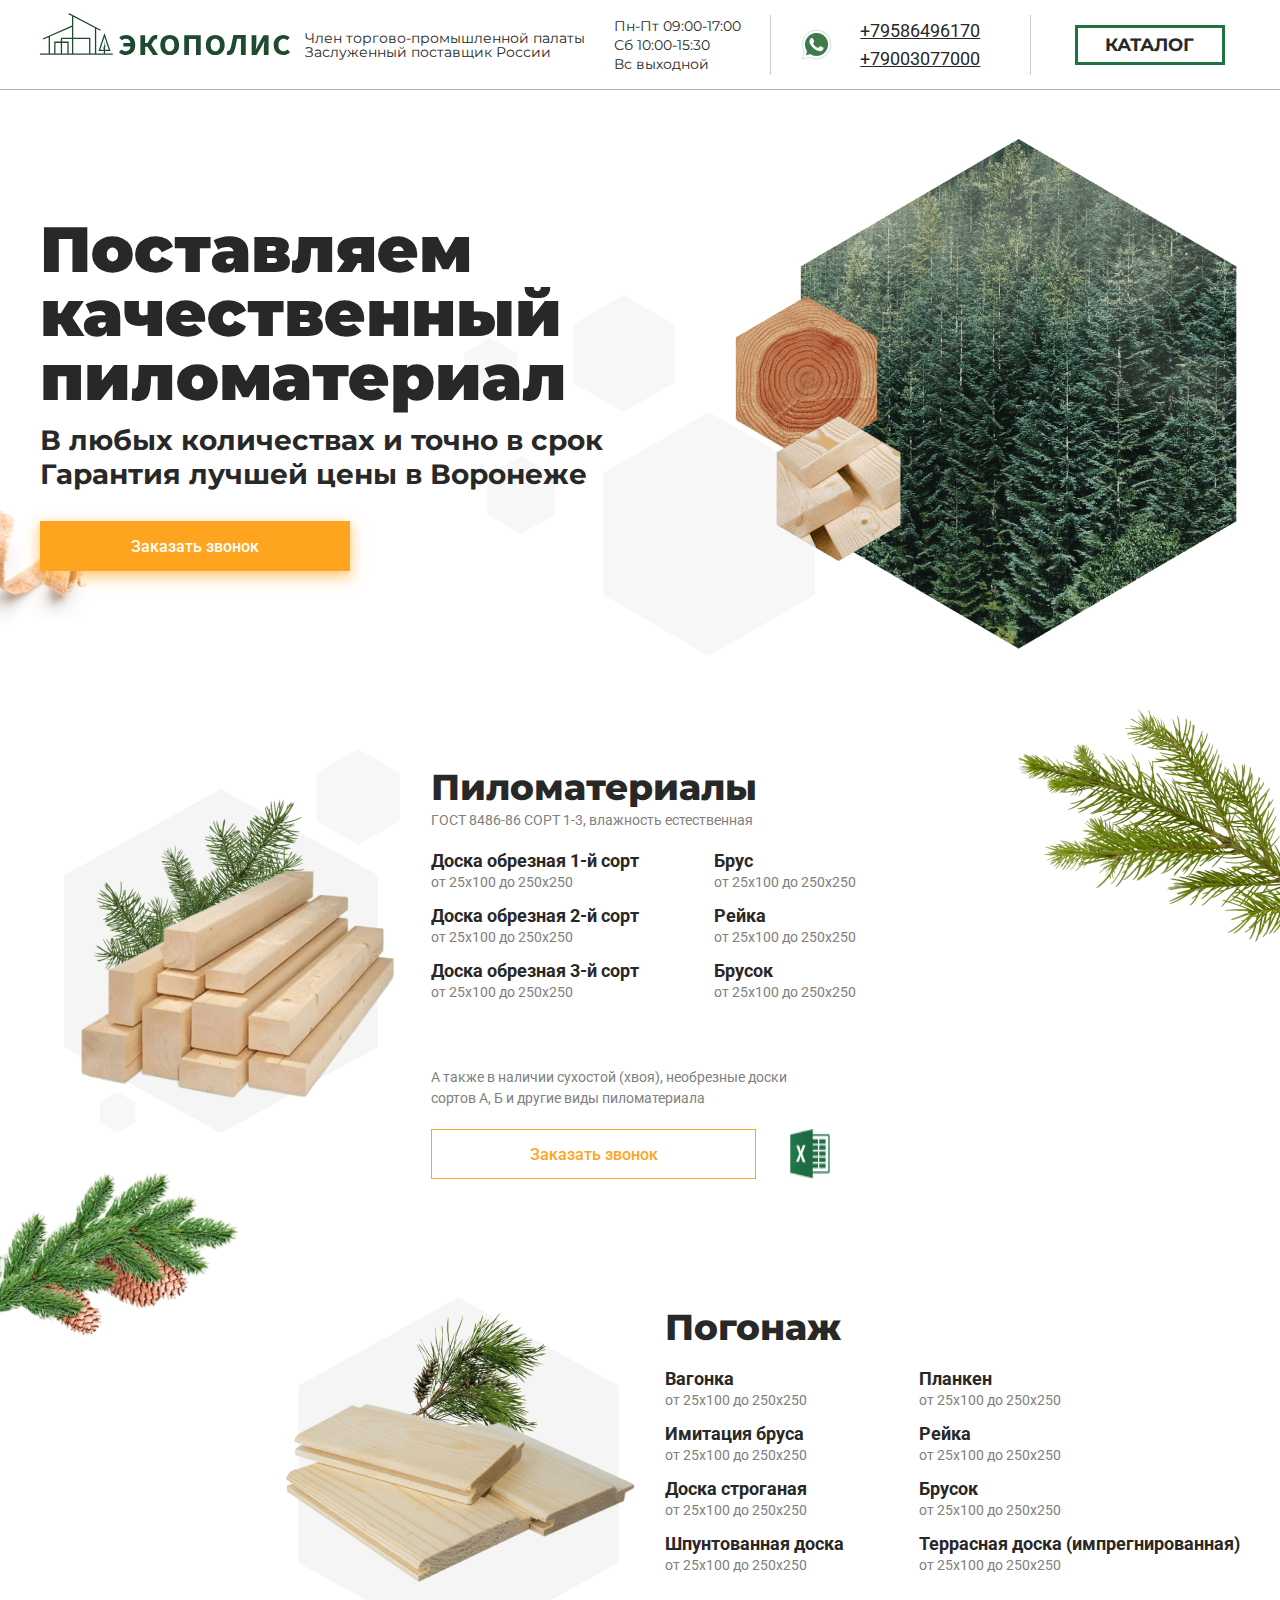
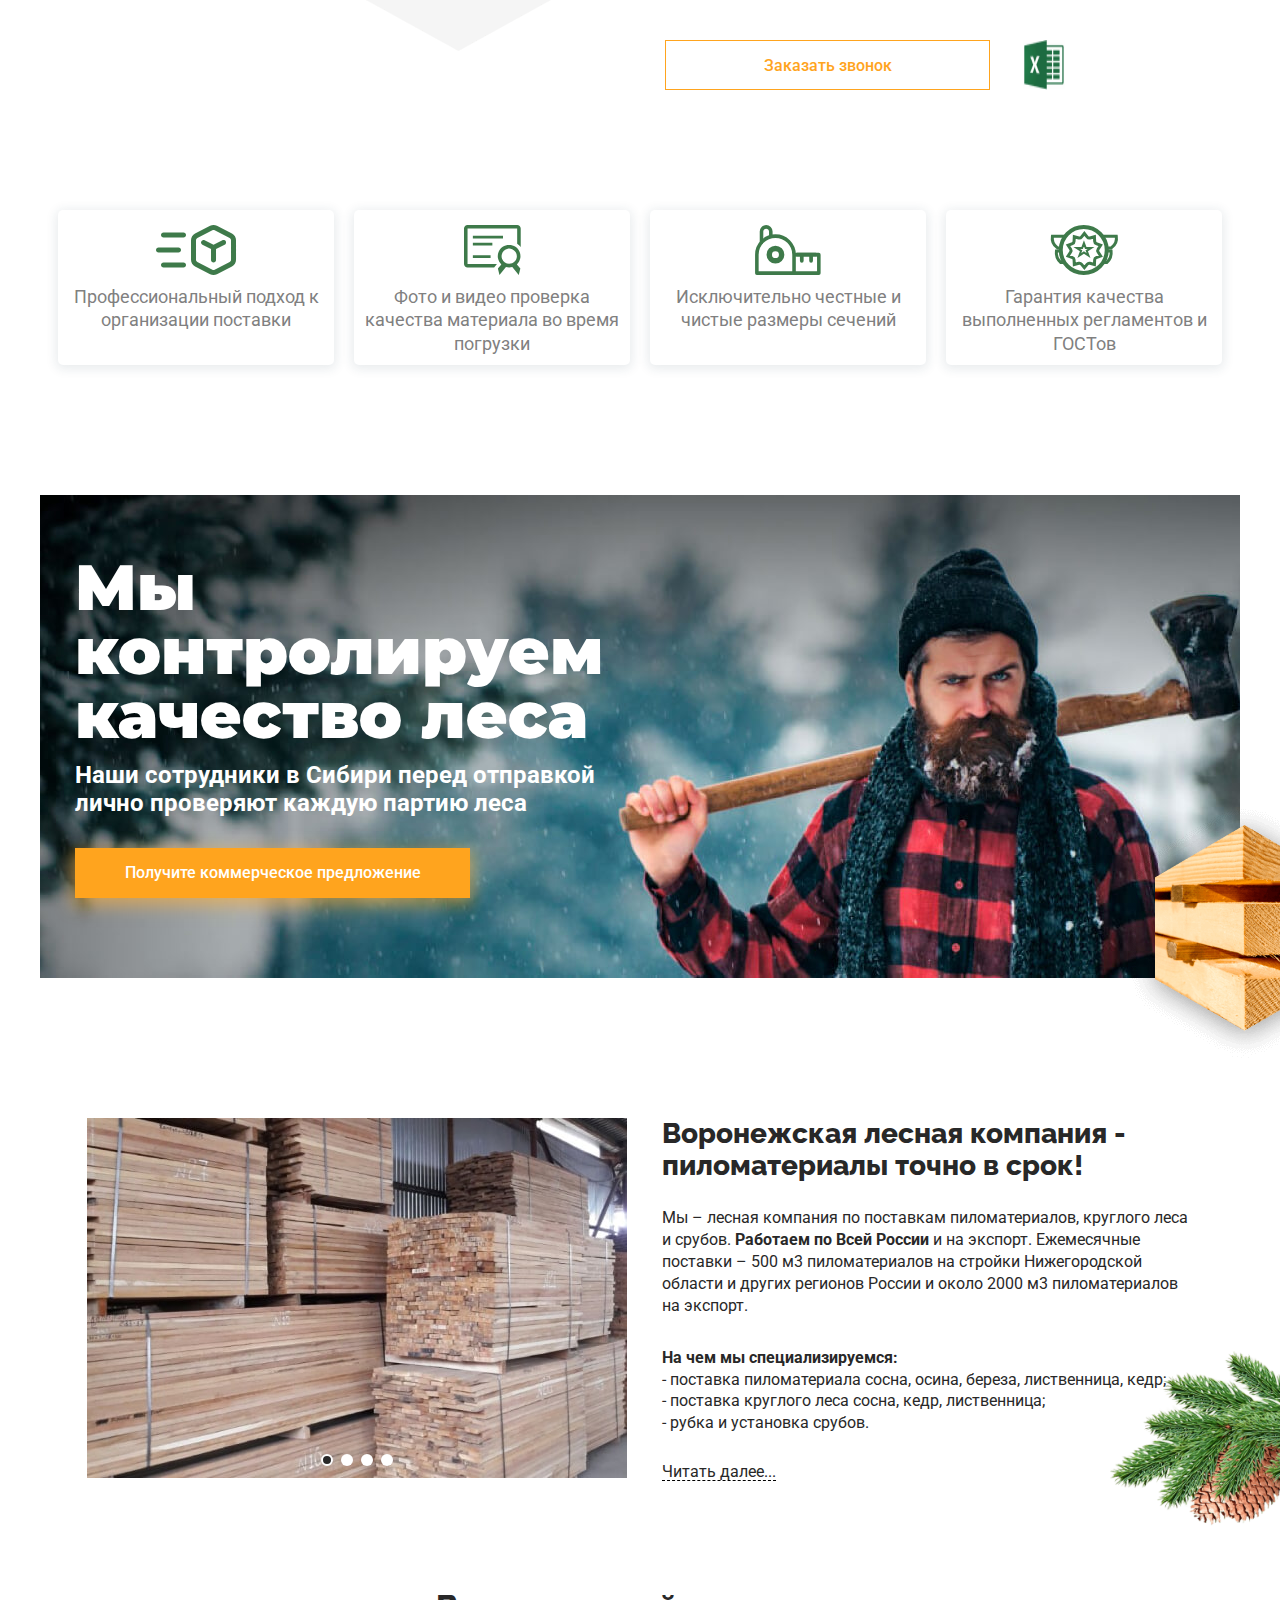
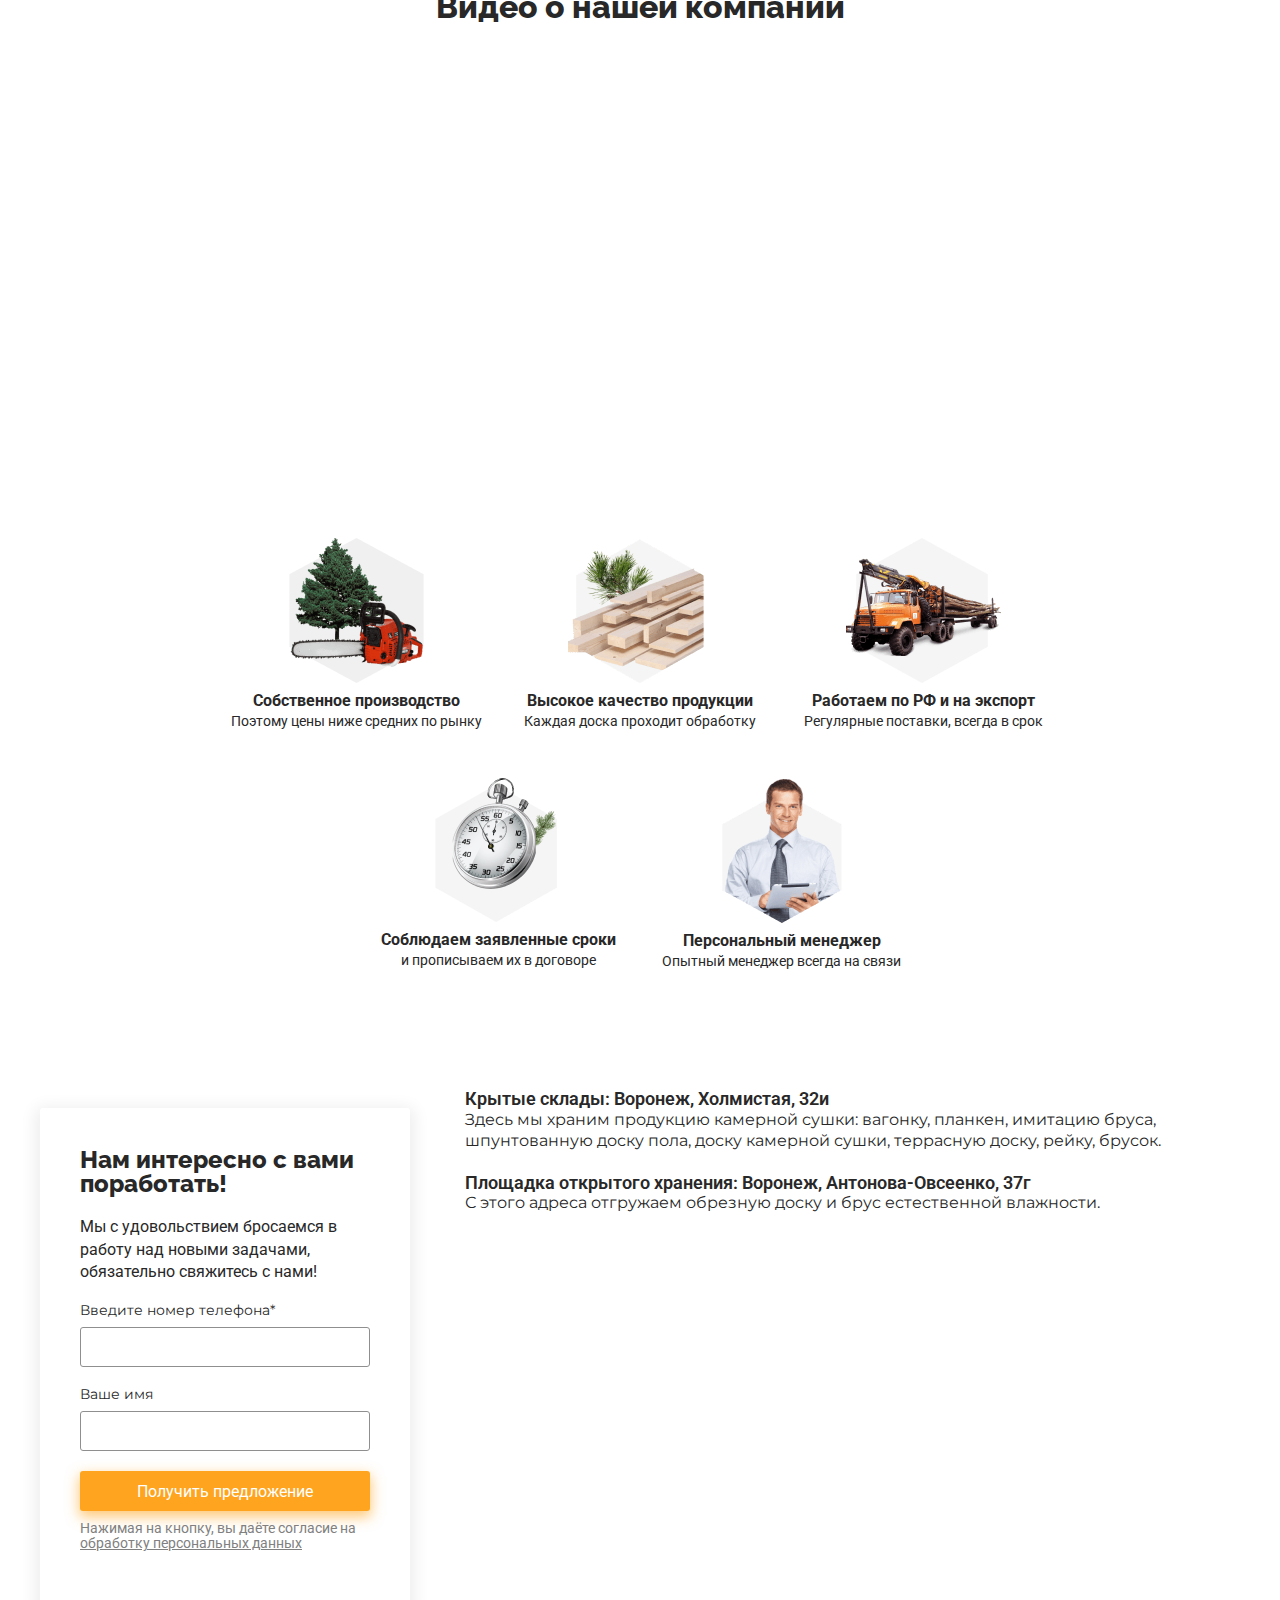
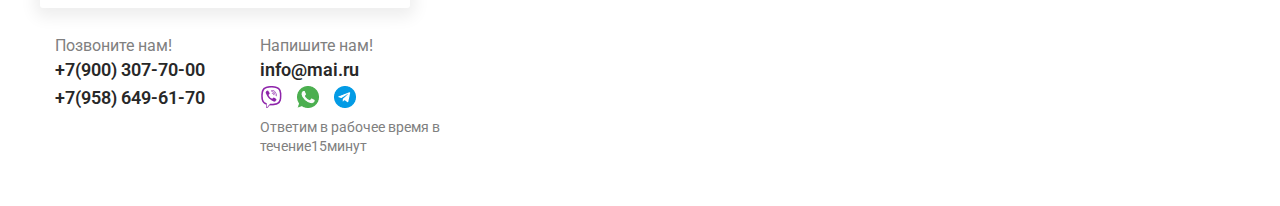
<file: index.html>
<!DOCTYPE html>
<html lang="en">
<head>
    <meta charset="UTF-8">
    <meta http-equiv="X-UA-Compatible" content="IE=edge">
    <meta name="viewport" content="width=device-width, initial-scale=1.0">
    <link rel="preconnect" href="https://fonts.googleapis.com">
    <link rel="preconnect" href="https://fonts.gstatic.com" crossorigin>
    <link href="https://fonts.googleapis.com/css2?family=Raleway:wght@400;500;600;700;800;900&display=swap" rel="stylesheet">
    <link href="https://fonts.googleapis.com/css2?family=Roboto:wght@400;500;600;700;900&display=swap" rel="stylesheet">
    <link rel="stylesheet"href="https://cdn.jsdelivr.net/npm/swiper@8/swiper-bundle.min.css"/>
    <link rel="stylesheet" href="css/catalog.css">
    <link rel="stylesheet" href="css/forms.css">
    <link rel="stylesheet" href="css/style.css">
    <title>Pilomaterialy</title>
</head>
<body>
    <div class="wrapper">
        <header class="header">
            <div class="container header-container">
                 <div class="header__logo">
                     <a class="logo" href="index.html">
                        <img src="img/main/logo.svg" alt="logo">
                    </a>
                    <span>Член торгово-промышленной палаты <br> Заслуженный поставщик России</span>
                 </div>
                 <span class="header__vert-line1"></span>
                    <div class="header__graphic">
                        <span>Пн-Пт 09:00-17:00</span>
                        <span>Сб 10:00-15:30</span>
                        <span>Вс выходной</span>
                    </div>
                    <span class="header__vert-line2"></span>
                    <div class="header__tel">
                        <a href="#"><img src="img/main/WhatsApp.png" alt="изображение"></a>
                    <div>
                            <a class="header__contacts-tel1" href="tel:+79586496170"> +79586496170</a>
                            <a class="header__contacts-tel2" href="tel:+79003077000">+79003077000</a>
                       </div>
                    </div>


                 <div class="header__menu">
                    <div class="burger">
                        <span></span>
                        <span></span>
                        <span></span>
                    </div>
                    <nav class="menu">
                        <ul class="menu__list">
                            <li class="menu__item menu-catalog-btn menu-list-desk">
                                <span class="menu-catalog-title">КАТАЛОГ</span>
                                <ul class="sub-menu sub-menu-desk">
                                    <li class="menu__item"><a href="catalog.html">Доска обрезная</a></li>
                                    <li class="menu__item"><a href="#">Брус обрезной</a></li>
                                    <li class="menu__item"><a href="#">Вагонка</a></li>
                                    <li class="menu__item"><a href="#">Имитация бруса</a></li>
                                    <li class="menu__item"><a href="#">Доска строганая</a></li>
                                    <li class="menu__item"><a href="#">Шпунтованная доска</a></li>
                                    <li class="menu__item"><a href="#">Планкен</a></li>
                                    <li class="menu__item"><a href="#">Рейка</a></li>
                                    <li class="menu__item"><a href="#">Брусок</a></li>
                                    <li class="menu__item"><a href="#">Террасная доска <br>(импрегнированная)</a></li>
                                    <li class="menu__item"><a href="#">Прочее</a></li>
                                    <li class="menu__item"><a href="#">Услуги</a></li>
                                </ul>
                            </li>
                        </ul>
                    </nav>
                </div>
                <ul class="menu__list menu-list-mob">
                    <li class="menu__item menu-catalog-btn">
                        <span class="menu-catalog-title">КАТАЛОГ</span>
                        <ul class="sub-menu sub-menu-mob">
                            <li class="menu__item"><a href="catalog.html">Доска обрезная</a></li>
                            <li class="menu__item"><a href="#">Брус обрезной</a></li>
                            <li class="menu__item"><a href="#">Вагонка</a></li>
                            <li class="menu__item"><a href="#">Имитация бруса</a></li>
                            <li class="menu__item"><a href="#">Доска строганая</a></li>
                            <li class="menu__item"><a href="#">Шпунтованная доска</a></li>
                            <li class="menu__item"><a href="#">Планкен</a></li>
                            <li class="menu__item"><a href="#">Рейка</a></li>
                            <li class="menu__item"><a href="#">Брусок</a></li>
                            <li class="menu__item"><a href="#">Террасная доска <br> (импрегнированная)</a></li>
                            <li class="menu__item"><a href="#">Прочее</a></li>
                            <li class="menu__item"><a href="#">Услуги</a></li>
                        </ul>
                    </li>
                </ul>
            </div>
         </header>

         <main class="main">
            <div class="container">
                <div class="main__bg-img-wrp">
                    <img src="img/main/main_bg.png" alt="изображение">
                </div>
                <div class="main__shavings-img-wrp">
                    <img src="img/main/strujka1.png" alt="изображение">
                </div>
               <div class="main__cont-wrp">
                   <div class="main__cont-left">
                        <h1 class="big-title main__title">Поставляем <br> качественный <br> пиломатериал</h1>
                        <h2 class="main__sub-title">В любых количествах и точно в срок <br> Гарантия лучшей цены в Воронеже</h2>
                        <button class="btn main__btn popup-btn" data-btn="main">Заказать звонок</button>
                   </div>
                   <div class="main__img-wrp">
                    <img src="img/main/main_img.png" alt="изображение">
                   </div>
               </div>
            </div>
         </main>

         <section class="goods">
            <!-- <img class="goods__img-strujka" src="img/main/strujka2.png" alt="изображение">
            <img class="goods__img-strujka3" src="img/main/strujka3.png" alt="изображение"> -->
            <img class="el-pilomat" src="img/main/el-pilomat-min.png" alt="изображение">
            <img class="el-pogonaj" src="img/main/el-pogonaj-min.png" alt="изображение">
            <div class="container">
                <!-- Первый блок с товарами -->
                <div class="goods__pilomat goods-pilomat1">
                    <div class="goods__pilomat-img-wrp">
                        <img class="goods__pilomat-img" src="img/main/goods1.png" alt="изображение">
                    </div>
                    <div class="goods__right">
                            <h2 class="goods__title small-title">Пиломатериалы</h2>
                            <div class="goods__gost">
                                ГОСТ <span>8486-86</span> СОРТ 1-3, влажность естественная
                            </div>

                            <div class="goods__goods-wrp">
                                <div class="goods__desk-wrp">
                                   <div class="goods__name-and-size">
                                        <h4 class="goods__name">Доска обрезная 1-й сорт</h4>
                                        <span class="goods__size">от 25х100 до 250х250</span>
                                   </div>

                                   <div class="goods__name-and-size">
                                        <h4 class="goods__name">Доска обрезная 2-й сорт</h4>
                                        <span class="goods__size">от 25х100 до 250х250</span>
                                   </div>

                                   <div class="goods__name-and-size">
                                        <h4 class="goods__name">Доска обрезная 3-й сорт</h4>
                                        <span class="goods__size">от 25х100 до 250х250</span>
                                   </div>
                                </div>

                                <div class="goods__desk-wrp">
                                    <div class="goods__name-and-size">
                                        <h4 class="goods__name">Брус</h4>
                                        <span class="goods__size">от 25х100 до 250х250</span>
                                    </div>

                                   <div class="goods__name-and-size">
                                        <h4 class="goods__name">Рейка</h4>
                                        <span class="goods__size">от 25х100 до 250х250</span>
                                   </div>

                                   <div class="goods__name-and-size">
                                        <h4 class="goods__name">Брусок</h4>
                                        <span class="goods__size">от 25х100 до 250х250</span>
                                   </div>
                                </div>
                            </div>

                            <p class="goods__comment">А также в наличии сухостой (хвоя), необрезные доски сортов А, Б и другие виды пиломатериала</p>
                            <div class="goods__btn-wrp">
                                <button class="btn goods__btn popup-btn" data-btn="pilomat">Заказать звонок</button>
                                <img class="excel-img" src="img/main/excel.png" alt="изображение">
                            </div>
                    </div>
                </div>

                <!-- Второй блок с товарами -->
               <div class="goods-pilomat2-wrp">
                    <div class="goods__pilomat">
                        <div class="goods__pilomat-img-wrp">
                            <img class="goods__pilomat-img" src="img/main/goods2.png" alt="изображение">
                        </div>
                        <div class="goods__right">
                                <h2 class="goods__title small-title">Погонаж</h2>

                               <div class="goods__goods-wrp">
                                    <div class="goods__desk-wrp">
                                        <div class="goods__name-and-size">
                                             <h4 class="goods__name">Вагонка</h4>
                                             <span class="goods__size">от 25х100 до 250х250</span>
                                        </div>

                                        <div class="goods__name-and-size">
                                             <h4 class="goods__name">Имитация бруса</h4>
                                             <span class="goods__size">от 25х100 до 250х250</span>
                                        </div>

                                        <div class="goods__name-and-size">
                                             <h4 class="goods__name">Доска строганая</h4>
                                             <span class="goods__size">от 25х100 до 250х250</span>
                                        </div>

                                        <div class="goods__name-and-size">
                                            <h4 class="goods__name">Шпунтованная доска</h4>
                                            <span class="goods__size">от 25х100 до 250х250</span>
                                       </div>
                                     </div>

                                     <div class="goods__desk-wrp">
                                        <div class="goods__name-and-size">
                                             <h4 class="goods__name">Планкен</h4>
                                             <span class="goods__size">от 25х100 до 250х250</span>
                                        </div>

                                        <div class="goods__name-and-size">
                                             <h4 class="goods__name">Рейка</h4>
                                             <span class="goods__size">от 25х100 до 250х250</span>
                                        </div>

                                        <div class="goods__name-and-size">
                                             <h4 class="goods__name">Брусок</h4>
                                             <span class="goods__size">от 25х100 до 250х250</span>
                                        </div>

                                        <div class="goods__name-and-size">
                                            <h4 class="goods__name">Террасная доска (импрегнированная)</h4>
                                            <span class="goods__size">от 25х100 до 250х250</span>
                                       </div>
                                     </div>
                               </div>

                                <div class="goods__btn-wrp">
                                    <button class="btn goods__btn popup-btn" data-btn="pogonaj">Заказать звонок</button>
                                    <img class="excel-img" src="img/main/excel.png" alt="изображение">
                                </div>
                        </div>
                    </div>
               </div >
            </div>
         </section>

         <section class="icons">
            <div class="container">
                <div class="icons__wrp">
                    <div class="icons__item">
                        <img src="img/main/main-icon-green1.svg" alt="изображение">
                        <h4>Профессиональный подход к организации поставки</h4>
                    </div>
                    <div class="icons__item">
                        <img src="img/main/main-icon-green2.svg" alt="изображение">
                        <h4>Фото и видео проверка качества материала во время погрузки</h4>
                    </div>
                    <div class="icons__item">
                        <img src="img/main/main-icon-green3.svg" alt="изображение">
                        <h4>Исключительно честные и чистые размеры сечений</h4>
                    </div>
                    <div class="icons__item">
                        <img src="img/main/main-icon-green4.svg" alt="изображение">
                        <h4>Гарантия качества выполненных регламентов и ГОСТов</h4>
                    </div>
                </div>
            </div>
         </section>

         <section class="banner">
            <div class="container banner__container">
                <img src="img/main/banner-branch.png" alt="" class="banner__branch-img">
                <div class="banner__cont-wrp" style="background-image: url(img/main/banner.jpg)">
                    <img src="img/main/banner-small.png" alt="" class="banner__small-img">
                    <h2 class="banner__title big-title">Мы <br> контролируем <br> качество леса</h2>
                    <h3 class="banner__sub-title">Наши сотрудники в Сибири перед отправкой лично проверяют каждую партию леса</h3>
                    <button class="banner__btn btn popup-btn" data-btn="banner">Получите коммерческое предложение</button>
                </div>
            </div>
         </section>

         <section class="about">
            <img src="img/main/el.png" alt="изображение" class="about__el-img">
            <div class="container">
                <div class="about__cont-wrp">
                    <!-- Slider main container -->
                    <div class="swiper">
                        <!-- Additional required wrapper -->
                        <div class="swiper-wrapper">
                        <!-- Slides -->
                        <div class="swiper-slide">
                            <img src="img/main/slide1-min.jpg" alt="изображение">
                        </div>
                        <div class="swiper-slide">
                            <img src="img/main/slide1-min.jpg" alt="изображение">
                        </div>
                        <div class="swiper-slide">
                            <img src="img/main/slide1-min.jpg" alt="изображение">
                        </div>
                        <div class="swiper-slide">
                            <img src="img/main/slide1-min.jpg" alt="изображение">
                        </div>
                        </div>
                        <!-- If we need pagination -->
                        <div class="swiper-pagination"></div>
                    </div>
                    <!-- swiper end -->

                    <div class="about__cont-right">
                        <h2 class="about__title">Воронежская лесная компания - пиломатериалы точно в срок!</h2>
                        <div class="about__text1">
                            Мы – лесная компания по поставкам пиломатериалов, круглого леса и срубов. <b>Работаем по Всей России</b> и на экспорт.
                            Ежемесячные поставки – 500 м3 пиломатериалов на стройки Нижегородской области и других регионов России и около 2000 м3 пиломатериалов на экспорт.
                        </div>
                        <div class="about__text2">
                            <h3 class="about__h3">На чем мы специализируемся:</h3>
                            <ul>
                                <li>- поставка пиломатериала сосна, осина, береза, лиственница, кедр;</li>
                                <li>- поставка круглого леса сосна, кедр, лиственница;</li>
                                <li>- рубка и установка срубов.</li>
                            </ul>
                        </div>
                        <div class="about__text3">
                            В числе наших клиентов – застройщики таких объектов как ТРЦ Небо (Нижний Новгород),
                            Завод Liebcherr (Нижегородская область), ТРЦ Республика (Нижний Новгород),
                            завод Русвинил (Нижегородская обл), завод АлмазАнтей (Нижний Новгород),
                             а также предприятия: ОКБМ им. Африкантова (Нижний Новгород),
                             Государственное предприятие Нижегородской области по достройке и реставрации объектов недвижимости,
                              Завод Корунд (г. Дзержинск), ЗАО Тосол-Синтез (г. Дзержинск), ОАО Оргстекло (г. Дзержинск),
                              ОАО Водоканал и прочие государственные и частные предприятия.
                            Также мы отправляем древесину на экспорт в Узбекистан, Казахстан, Украину, Польшу,
                            Белоруссию, Чехию.
                        </div>
                       <div class="about__btns-wrp">
                            <span class="about__read-more-btn">Читать далее...</span>
                            <span class="about__read-hide-btn">Скрыть</span>
                       </div>
                    </div>
                </div>
            </div>
         </section>

         <section class="video">
           <div class="container">
            <h2 class="video__title">Видео о нашей компании</h2>
            <div class="video__wrp">
                <iframe width="560" height="315" src="https://www.youtube.com/embed/pnwpS-o7TRA" title="YouTube video player" frameborder="0" allow="accelerometer; autoplay; clipboard-write; encrypted-media; gyroscope; picture-in-picture; web-share" allowfullscreen></iframe>
            </div>
            </div>

         </section>

         <section class="advantages">
            <div class="container">
                <div class="advantages__wrp">
                    <div class="advantages__item">
                        <img src="img/main/adv1-min.png" alt="изображение" class="advantages__img">
                        <h3 class="advantages__item-title">Собственное производство</h3>
                        <p class="advantages__item-text">Поэтому цены ниже средних по рынку</p>
                    </div>
                    <div class="advantages__item">
                        <img src="img/main/adv2-min.png" alt="изображение" class="advantages__img">
                        <h3 class="advantages__item-title">Высокое качество продукции</h3>
                        <p class="advantages__item-text">Каждая доска проходит обработку</p>
                    </div>
                    <div class="advantages__item">
                        <img src="img/main/adv3-min.png" alt="изображение" class="advantages__img">
                        <h3 class="advantages__item-title">Работаем по РФ и на экспорт</h3>
                        <p class="advantages__item-text">Регулярные поставки, всегда в срок</p>
                    </div>
                    <div class="advantages__item">
                        <img src="img/main/adv4-min.png" alt="изображение" class="advantages__img">
                        <h3 class="advantages__item-title">Соблюдаем заявленные сроки</h3>
                        <p class="advantages__item-text">и прописываем их в договоре</p>
                    </div>
                    <div class="advantages__item">
                        <img src="img/main/adv5-min.png" alt="изображение" class="advantages__img">
                        <h3 class="advantages__item-title">Персональный менеджер</h3>
                        <p class="advantages__item-text">Опытный менеджер всегда на связи</p>
                    </div>
                </div>
            </div>
         </section>

         <footer class="footer">
            <div class="container">
                <div class="footer__cont-wrp">
                    <div class="footer__left">
                       <div class="footer__form-wrp">
                            <form action="#" class="form footer__form">
                                    <h3 class="form__title footer__form-title">Нам интересно с вами поработать!</h3>
                                    <span class="form__sub-title">Мы с удовольствием бросаемся в работу над новыми задачами, обязательно свяжитесь с нами!</span>
                                    <label for="input__tel">Введите номер телефона*</label>
                                    <input type="text" id="input__tel" name="tel" class="input__tel input-tel">

                                    <label for="input__name">Ваше имя</label>
                                    <input type="text" id="input__name" name="name" class="input__name input-name">

                                    <button type="submit" class="form__btn footer__form-btn">Получить предложение</button>
                                    <p class="form__pol-conf">Нажимая на кнопку, вы даёте согласие на <a href="#">обработку персональных данных</a></p>
                            </form>

                            <div class="footer__contacts">
                                <div class="footer__contacts-left">
                                    <span class="footer__call-to-ac">Позвоните нам!</span>
                                    <a class="footer__tel" href="tel:+79003077000">+7(900) 307-70-00</a>
                                    <a class="footer__tel" href="tel:+79586496170">+7(958) 649-61-70</a>
                                </div>
                                <div class="footer__contacts-right">
                                    <span class="footer__call-to-ac">Напишите нам!</span>
                                    <a href="mailto:info@mai.ru" class="footer__mail">info@mai.ru</a>
                                    <div class="footer__messend-wrp">
                                        <a href="#" class="footer__messend-img"><img src="img/main/viber.png" alt="изображение"></a>
                                        <a href="#" class="footer__messend-img"><img class="footer__messend-img" src="img/main/whatsapp2.png" alt="изображение"></a>
                                        <a href="#" class="footer__messend-img"><img class="footer__messend-img" src="img/main/telegram.png" alt="изображение"></a>
                                    </div>
                                    <span class="footer__we-answ">Ответим в рабочее время в течение15минут</span>
                                </div>
                            </div>
                       </div>
                    </div>

                    <div class="footer__right">
                        <div class="footer__map-wrp">
                            <h2 class="footer__title">Крытые склады: Воронеж, Холмистая, 32и</h2>
                            <p class="footer__text">
                                Здесь мы храним продукцию камерной сушки:
                                вагонку, планкен, имитацию бруса,
                                шпунтованную доску пола, доску камерной сушки, террасную доску, рейку, брусок.
                            </p>
                            <div class="footer__map">
                                <script class="ymaps-map" type="text/javascript" charset="utf-8" async src="https://api-maps.yandex.ru/services/constructor/1.0/js/?um=constructor%3A7ecfbeafdfa76086800b891496d1cff2208db18fed71ae469811a4214a0aa599&amp;width=100%&amp;height=250&amp;lang=ru_RU&amp;scroll=false"></script>
                            </div>
                        </div>
                        <div class="footer__map-wrp">
                            <h2 class="footer__title">Площадка открытого хранения: Воронеж, Антонова-Овсеенко, 37г</h2>
                            <p class="footer__text">С этого адреса отгружаем обрезную доску и брус естественной влажности.</p>
                            <div class="footer__map">
                                <script type="text/javascript" charset="utf-8" async src="https://api-maps.yandex.ru/services/constructor/1.0/js/?um=constructor%3Aa248d35d968a337a4bf09b35612f9165c0745ea2d2cff97308c4b7f1b93a8ec5&amp;width=100%&amp;height=250&amp;lang=ru_RU&amp;scroll=false"></script>
                            </div>
                        </div>
                    </div>
                </div>
            </div>
         </footer>

    <!-- ПОПАП С ФОРМАМИ --------------------------->
            <div class="overlay">
                <!--форма главного экрана -->
                   <div class="form-wrp" data-modal="main">
                    <span class="cross">&#10006;</span>
                        <form class="form form__main" action="#">
                            <img class="form__img" src="img/main/popup-img-1.jpg" alt="изображение">

                            <div class="form__cont-wrp">
                                    <h3 class="form__title">Получите каталог всей нашей продукции</h3>
                                    <span class="form__sub-title">Заполните форму и мы вышлем Вам актуальный каталог продукции с ценами</span>
                                <label for="input__tel">Введите номер телефона*</label>
                                <input type="text" id="input__tel" name="tel" class="input__tel input-tel">

                                <label for="input__name2">Ваше имя</label>
                                <input type="text" id="input__name2" name="name" class="input__name input-name">

                                <button type="submit" class="form__btn">Каталог продукции</button>
                                <p class="form__pol-conf">Нажимая на кнопку, вы даёте согласие на <a href="#">обработку персональных данных</a></p>
                            </div>
                        </form>
                   </div>

                 <!--форма пиломатериалов -->
               <div class="form-wrp" data-modal="pilomat">
                <span class="cross">&#10006;</span>
                     <form class="form form__pilomat" action="#">
                        <img class="form__img" src="img/main/pilomat-form.png" alt="изображение">

                        <div class="form__cont-wrp">
                                <h3 class="form__title">Получите каталог пиломатериала с ценами</h3>
                                <span class="form__sub-title">Заполните форму и мы вышлем Вам актуальный каталог продукции с ценами</span>
                            <label for="input__tel">Введите номер телефона*</label>
                            <input type="text" id="input__tel" name="tel" class="input__tel input-tel">

                            <label for="input__name3">Ваше имя</label>
                            <input type="text" id="input__name3" name="name" class="input__name input-name">

                            <button type="submit" class="form__btn">Каталог продукции</button>
                            <p class="form__pol-conf">Нажимая на кнопку, вы даёте согласие на <a href="#">обработку персональных данных</a></p>
                        </div>
                    </form>
               </div>

                 <!--форма погонажа -->
               <div class="form-wrp" data-modal="pogonaj">
                <span class="cross">&#10006;</span>
                     <form class="form form__pilomat" action="#" >
                        <img class="form__img" src="img/main/pogonaj-form.jpg" alt="изображение">

                        <div class="form__cont-wrp">
                                <h3 class="form__title">Получите каталог погонажа с ценами</h3>
                                <span class="form__sub-title">Заполните форму и мы вышлем Вам актуальный каталог продукции с ценами</span>
                            <label for="input__tel">Введите номер телефона*</label>
                            <input type="text" id="input__tel" name="tel" class="input__tel input-tel">

                            <label for="input__name4">Ваше имя</label>
                            <input type="text" id="input__name4" name="name" class="input__name input-name">
                            <button type="submit" class="form__btn">Каталог продукции</button>
                            <p class="form__pol-conf">Нажимая на кнопку, вы даёте согласие на <a href="#">обработку персональных данных</a></p>
                        </div>
                    </form>
               </div>

                <!-- Форма баннера -->
               <div class="form-wrp" data-modal="banner">
                    <span class="cross">&#10006;</span>
                    <form class="form form__pilomat form-banner" action="#">
                        <div class="form__cont-wrp">
                                <h3 class="form__title">Получите предложение</h3>
                                <span class="form__sub-title">Заполните форму и мы вышлем Вам коммерческое предложение</span>
                            <label for="input__tel">Введите номер телефона*</label>
                            <input type="text" id="input__tel" name="tel" class="input__tel input-tel">

                            <label for="input__name5">Ваше имя</label>
                            <input type="text" id="input__name5" name="name" class="input__name input-name">
                            <button type="submit" class="form__btn">Получить предложение</button>
                            <p class="form__pol-conf">Нажимая на кнопку, вы даёте согласие на <a href="#">обработку персональных данных</a></p>
                        </div>
                        <!-- <img class="form__img" src="img/main/banner-modal.jpg" alt="изображение"> -->
                        <div class="form__banner-img" style="background-image: url(img/main/banner-modal.jpg)"></div>
                    </form>
               </div>
            </div>
        <!-- overlay -->

        <!-- Окно успешной отправки -->
           <div class="overlay3">
                <div class="form__sucsess-window">
                    <span class="form__sucsess-cross">
                        <img src="img/main/checked.svg" alt="checked">
                    </span>
                    <h3 class="form__sucsess-title">Спасибо! Ваша заявка отправлена. В ближайшее время мы с Вами свяжемся!</h3>
                    <button class="form__sucsess-btn">OK</button>
                </div>
            </div>

           <!-- Окно ошибки -->
            <div class="overlay2">
                <div class="form__error-window">
                    <span class="form__error-cross">&#10006;</span>
                    <h3 class="form__error-title">Неправильно заполнены поля:</h3>
                    <span class="form__error-comment">Поле «Введите номер телефона» обязательно для заполнения.</span>
                    <button class="form__error-btn">OK</button>
                </div>
            </div>
              <!-- Окно ошибки отправки формы -->
              <div class="overlay4">
                <div class="form__error-send">
                    <span class="form__error-send-cross">&#10006;</span>
                    <h3 class="form__error-send-title">Ошибка!</h3>
                    <span class="form__error-send-comment">Что-то пошло не так...</span>
                    <button class="form__error-send-btn">OK</button>
                </div>
            </div>
    </div>
<!-- wrapper -->

<script src="https://cdn.jsdelivr.net/npm/swiper@8/swiper-bundle.min.js"></script>
<script src="js/index.js"></script>
</body>
</html>
</file>
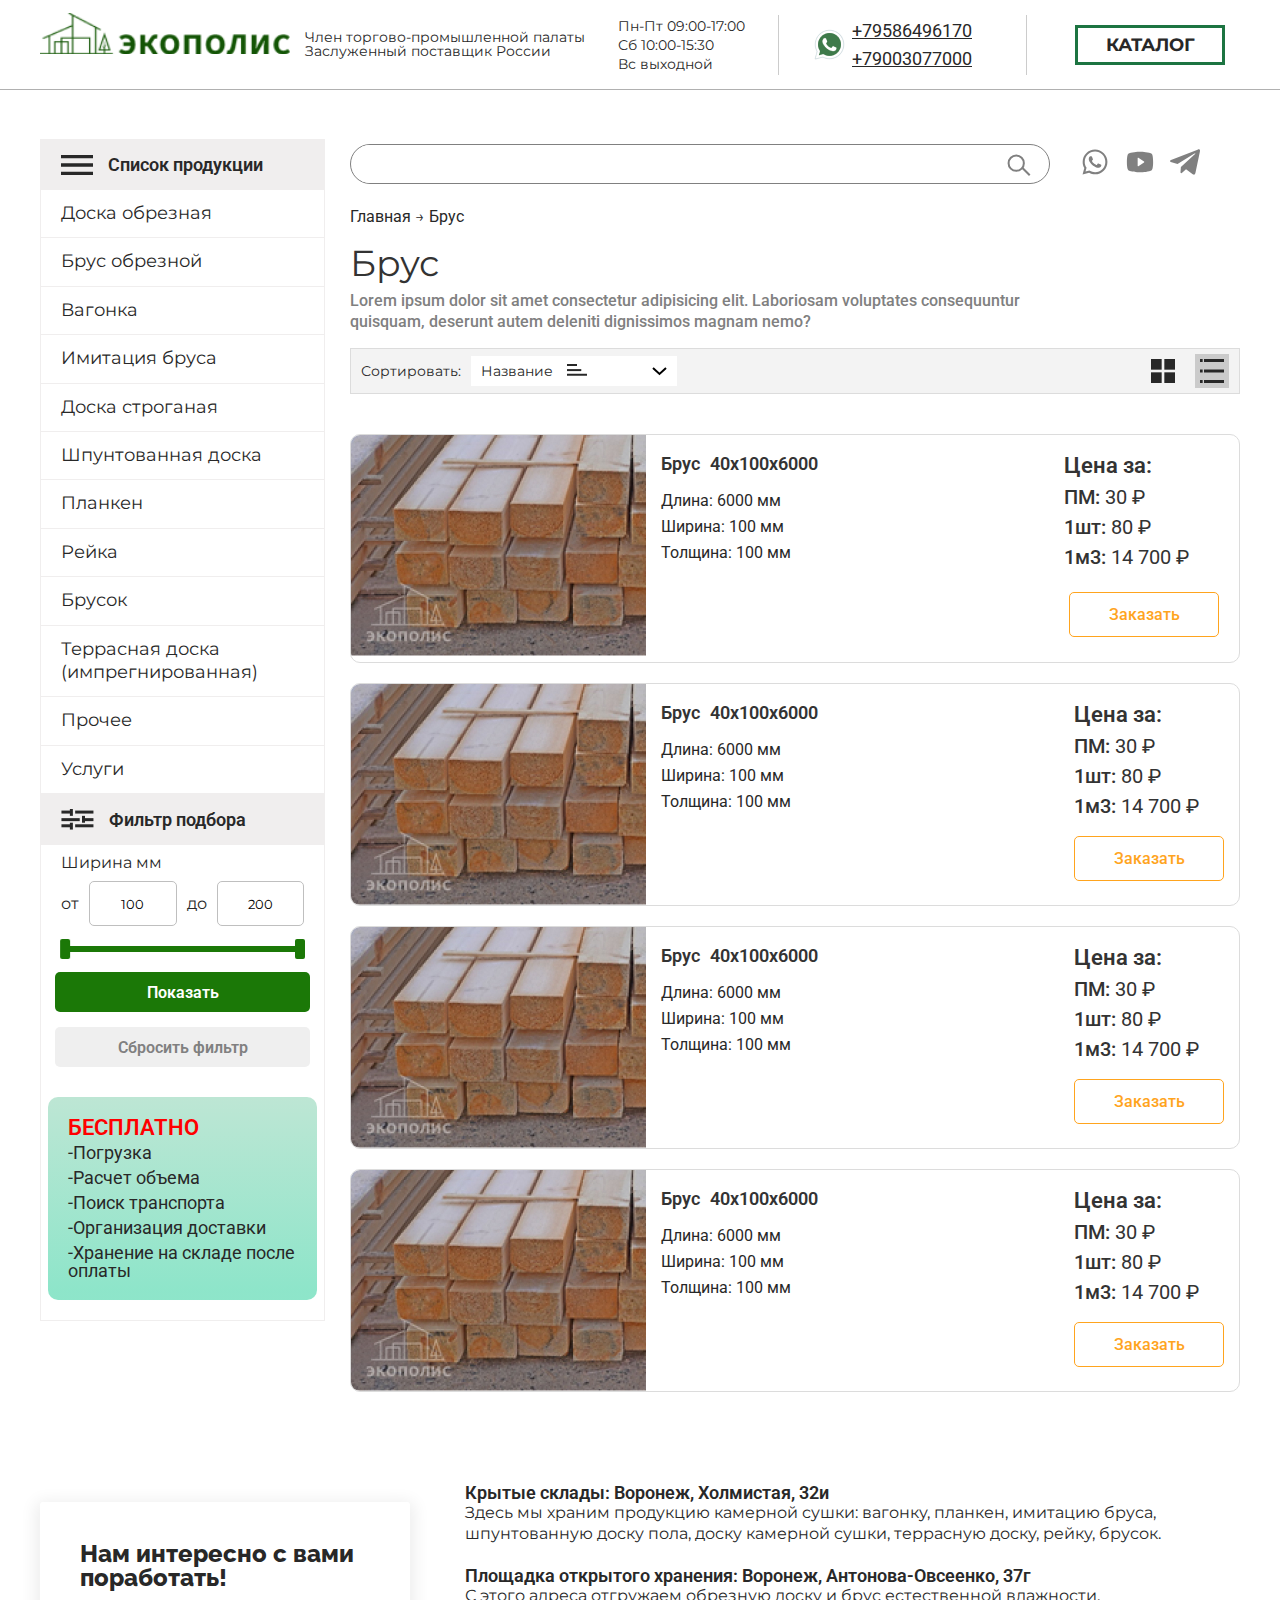
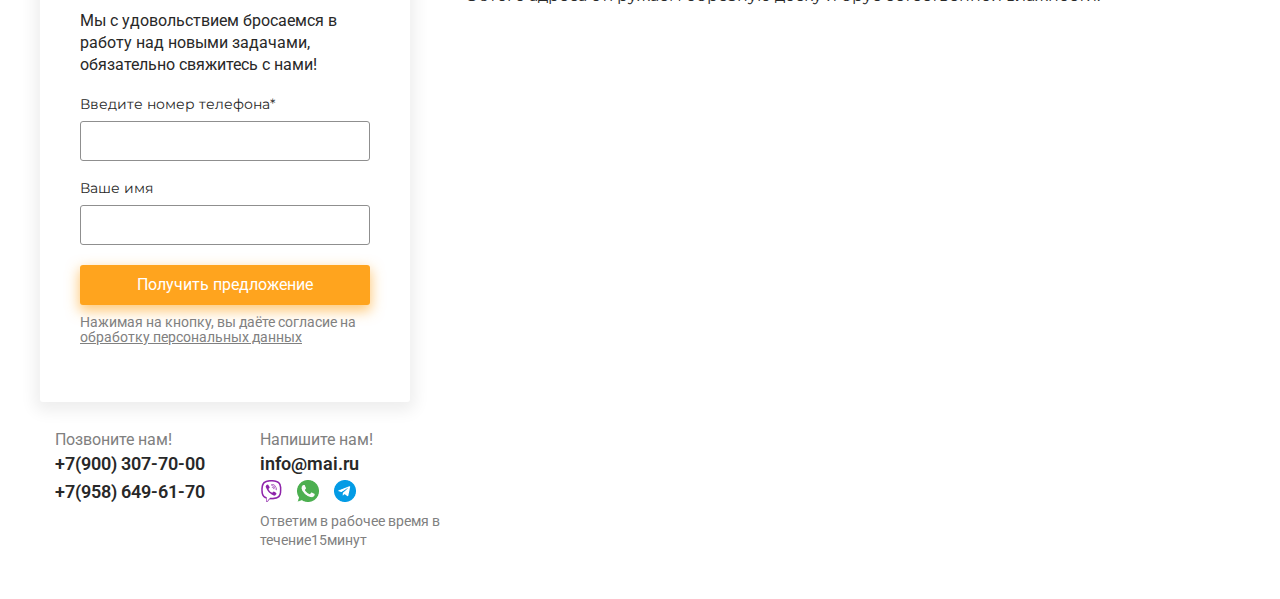
<file: catalog.html>
<!DOCTYPE html>
<html lang="en">
<head>
    <meta charset="UTF-8">
    <meta http-equiv="X-UA-Compatible" content="IE=edge">
    <meta name="viewport" content="width=device-width, initial-scale=1.0">
    <link rel="preconnect" href="https://fonts.googleapis.com">
    <link rel="preconnect" href="https://fonts.gstatic.com" crossorigin>
    <link href="https://fonts.googleapis.com/css2?family=Raleway:wght@400;500;600;700;800;900&display=swap" rel="stylesheet">
    <link href="https://fonts.googleapis.com/css2?family=Roboto:wght@400;500;600;700;900&display=swap" rel="stylesheet">
    <link rel="stylesheet"href="https://cdn.jsdelivr.net/npm/swiper@8/swiper-bundle.min.css"/>

    <link rel="stylesheet" href="css/nouislider.min.css">
    <link rel="stylesheet" href="css/catalog.css">
    <link rel="stylesheet" href="css/forms.css">
    <link rel="stylesheet" href="css/style.css">
    <title>Pilomaterialy</title>
</head>
<body>
    <div class="wrapper">
        <header class="header">
            <div class="container header-container">
                 <div class="header__logo">
                     <a class="logo" href="index.html">
                        <img src="img/main/logo.png" alt="logo">
                    </a>
                    <span>Член торгово-промышленной палаты <br> Заслуженный поставщик России</span>
                 </div>
                 <span class="header__vert-line1"></span>
                    <div class="header__graphic">
                        <span>Пн-Пт 09:00-17:00</span>
                        <span>Сб 10:00-15:30</span>
                        <span>Вс выходной</span>
                    </div>
                    <span class="header__vert-line2"></span>
                    <div class="header__tel">
                        <img src="img/main/WhatsApp.png" alt="изображение">
                       <div>
                            <a class="header__contacts-tel1" href="tel:+79586496170"> +79586496170</a>
                            <a class="header__contacts-tel2" href="tel:+79003077000">+79003077000</a>
                       </div>
                    </div>


                 <div class="header__menu">
                    <div class="burger">
                        <span></span>
                        <span></span>
                        <span></span>
                    </div>
                    <nav class="menu">
                        <ul class="menu__list">
                            <li class="menu__item menu-catalog-btn menu-list-desk">
                                <span class="menu-catalog-title">КАТАЛОГ</span>
                                <ul class="sub-menu sub-menu-desk">
                                    <li class="menu__item"><a href="catalog.html">Доска обрезная</a></li>
                                    <li class="menu__item"><a href="#">Брус обрезной</a></li>
                                    <li class="menu__item"><a href="#">Вагонка</a></li>
                                    <li class="menu__item"><a href="#">Имитация бруса</a></li>
                                    <li class="menu__item"><a href="#">Доска строганая</a></li>
                                    <li class="menu__item"><a href="#">Шпунтованная доска</a></li>
                                    <li class="menu__item"><a href="#">Планкен</a></li>
                                    <li class="menu__item"><a href="#">Рейка</a></li>
                                    <li class="menu__item"><a href="#">Брусок</a></li>
                                    <li class="menu__item"><a href="#">Террасная доска <br>(импрегнированная)</a></li>
                                </ul>
                            </li>
                        </ul>
                    </nav>
                </div>
                <ul class="menu__list menu-list-mob">
                    <li class="menu__item menu-catalog-btn">
                        <span class="menu-catalog-title">КАТАЛОГ</span>
                        <ul class="sub-menu sub-menu-mob">
                            <li class="menu__item"><a href="catalog.html">Доска обрезная</a></li>
                            <li class="menu__item"><a href="#">Брус обрезной</a></li>
                            <li class="menu__item"><a href="#">Вагонка</a></li>
                            <li class="menu__item"><a href="#">Имитация бруса</a></li>
                            <li class="menu__item"><a href="#">Доска строганая</a></li>
                            <li class="menu__item"><a href="#">Шпунтованная доска</a></li>
                            <li class="menu__item"><a href="#">Планкен</a></li>
                            <li class="menu__item"><a href="#">Рейка</a></li>
                            <li class="menu__item"><a href="#">Брусок</a></li>
                            <li class="menu__item"><a href="#">Террасная доска <br>(импрегнированная)</a></li>
                        </ul>
                    </li>
                </ul>
            </div>
         </header>

        <main class="catalog">
            <div class="container">
                <div class="catalog__cont-wrp">
                    <div class="catalog__cont-left">
                        <div class="catalog__sidebar">
                            <div class="catalog__sidebar-head">
                                <img src="img/catalog/burger.svg" alt="изображение">
                                <h3>Список продукции</h3>
                            </div>
                            <ul class="catalog__sidebar-list">
                                <li><a href="#">Доска обрезная</a></li>
                                <li><a href="#">Брус обрезной</a></li>
                                <li><a href="#">Вагонка</a></li>
                                <li><a href="#">Имитация бруса</a></li>
                                <li><a href="#">Доска строганая</a></li>
                                <li><a href="#">Шпунтованная доска</a></li>
                                <li><a href="#">Планкен</a></li>
                                <li><a href="#">Рейка</a></li>
                                <li><a href="#">Брусок</a></li>
                                <li><a href="#">Террасная доска (импрегнированная)</a></li>
                                <li><a href="#">Прочее</a></li>
                                <li><a href="#">Услуги</a></li>
                            </ul>

                            <div class="range-slider-filter">
                                <div class="catalog__sidebar-filter">
                                    <div class="catalog__sidebar-head-filter">
                                        <img src="img/catalog/filter2.svg" alt="изображение">
                                        <h3>Фильтр подбора</h3>
                                    </div>
                                </div>
                                <h3 class="filter-width-title">Ширина мм</h3>
                                <div class="inputs-wrp">
                                    <span>от</span>
                                    <input id="input-price0" placeholder="100" min="100" max="200" class="input-price" type="number">
                                    <span>до</span>
                                    <input id="input-price1" placeholder="200" min="100" max="200" class="input-price" type="number">
                                </div>
                                <div class="rangeSlider"></div>
                                <div class="filter-btns-wrp">
                                    <button class="show-results-btn">Показать</button>
                                    <button class="reset-results-btn">Сбросить фильтр</button>
                                </div>
                            </div>

                            <div class="catalog__free">
                                <div class="catalog__free-title">БЕСПЛАТНО</div>
                                <ul class="catalog__free-list">
                                    <li>-Погрузка</li>
                                    <li>-Расчет объема</li>
                                    <li>-Поиск транспорта</li>
                                    <li>-Организация доставки</li>
                                    <li>-Хранение на складе после оплаты</li>
                                </ul>
                            </div>
                        </div>
                        <!-- end catalog__sidebar -->
                    </div>

                    <div class="catalog__cont-right">
                        <div class="catalog__search">
                            <div class="catalog__search-socials-wrp">
                                <div class="catalog__search-wrp">
                                    <input class="catalog__search-input" type="search">
                                    <img src="img/catalog/search.svg" alt="изображение">
                                </div>
                                <div class="catalog__socials-wrp">
                                    <svg class="catalog__socials-whatsapp"  width="30" height="30" viewBox="0 0 25 25" fill="none" xmlns="http://www.w3.org/2000/svg">
                                        <path d="M19.8437 5.11456C18.8887 4.1499 17.7512 3.38505 16.4975 2.86462C15.2438 2.34418 13.899 2.07859 12.5416 2.08331C6.85413 2.08331 2.21871 6.71873 2.21871 12.4062C2.21871 14.2291 2.69788 16 3.59371 17.5625L2.13538 22.9166L7.60413 21.4791C9.11454 22.3021 10.8125 22.7396 12.5416 22.7396C18.2291 22.7396 22.8645 18.1041 22.8645 12.4166C22.8645 9.65623 21.7916 7.06248 19.8437 5.11456ZM12.5416 20.9896C11 20.9896 9.48954 20.5729 8.16663 19.7916L7.85413 19.6041L4.60413 20.4583L5.46871 17.2916L5.26038 16.9687C4.40386 15.601 3.94906 14.02 3.94788 12.4062C3.94788 7.67706 7.80204 3.8229 12.5312 3.8229C14.8229 3.8229 16.9791 4.71873 18.5937 6.34373C19.3932 7.13953 20.0267 8.08609 20.4577 9.12855C20.8886 10.171 21.1083 11.2886 21.1041 12.4166C21.125 17.1458 17.2708 20.9896 12.5416 20.9896ZM17.25 14.5729C16.9895 14.4479 15.7187 13.8229 15.4895 13.7291C15.25 13.6458 15.0833 13.6041 14.9062 13.8541C14.7291 14.1146 14.2395 14.6979 14.0937 14.8646C13.9479 15.0416 13.7916 15.0625 13.5312 14.9271C13.2708 14.8021 12.4375 14.5208 11.4583 13.6458C10.6875 12.9583 10.177 12.1146 10.0208 11.8541C9.87496 11.5937 9.99996 11.4583 10.1354 11.3229C10.25 11.2083 10.3958 11.0208 10.5208 10.875C10.6458 10.7291 10.6979 10.6146 10.7812 10.4479C10.8645 10.2708 10.8229 10.125 10.7604 9.99998C10.6979 9.87498 10.177 8.60415 9.96871 8.08331C9.76038 7.58331 9.54163 7.64581 9.38538 7.6354H8.88538C8.70829 7.6354 8.43746 7.6979 8.19788 7.95831C7.96871 8.21873 7.30204 8.84373 7.30204 10.1146C7.30204 11.3854 8.22913 12.6146 8.35413 12.7812C8.47913 12.9583 10.177 15.5625 12.7604 16.6771C13.375 16.9479 13.8541 17.1041 14.2291 17.2187C14.8437 17.4166 15.4062 17.3854 15.8541 17.3229C16.3541 17.25 17.3854 16.6979 17.5937 16.0937C17.8125 15.4896 17.8125 14.9791 17.7395 14.8646C17.6666 14.75 17.5104 14.6979 17.25 14.5729Z" fill="#808080"/>
                                    </svg>

                                    <svg class="catalog__socials-youtube" width="30" height="30" viewBox="0 0 25 25" fill="none" xmlns="http://www.w3.org/2000/svg">
                                        <path d="M22.8809 6.81641C22.7911 6.45637 22.6154 6.12347 22.3688 5.84624C22.1221 5.569 21.812 5.3557 21.4648 5.22461C18.125 3.93555 12.793 3.94531 12.5 3.94531C12.207 3.94531 6.875 3.93555 3.53516 5.22461C3.18803 5.3557 2.87786 5.569 2.63124 5.84624C2.38462 6.12347 2.2089 6.45637 2.11914 6.81641C1.86523 7.78321 1.5625 9.56055 1.5625 12.5C1.5625 15.4395 1.86523 17.2168 2.11914 18.1836C2.2089 18.5436 2.38462 18.8765 2.63124 19.1538C2.87786 19.431 3.18803 19.6443 3.53516 19.7754C6.73828 21.0156 11.7578 21.0547 12.4316 21.0547H12.5684C13.2422 21.0547 18.2617 21.0156 21.4648 19.7754C21.812 19.6443 22.1221 19.431 22.3688 19.1538C22.6154 18.8765 22.7911 18.5436 22.8809 18.1836C23.1348 17.2168 23.4375 15.4395 23.4375 12.5C23.4375 9.56055 23.1348 7.78321 22.8809 6.81641ZM15.8398 12.8223L11.1523 15.9473C11.0902 15.993 11.0147 16.017 10.9375 16.0156C10.8728 16.0132 10.8095 15.9965 10.752 15.9668C10.6895 15.9343 10.6373 15.8852 10.6011 15.8249C10.5649 15.7645 10.5462 15.6954 10.5469 15.625V9.375C10.5462 9.30465 10.5649 9.23547 10.6011 9.17513C10.6373 9.1148 10.6895 9.06567 10.752 9.0332C10.8142 8.99998 10.8843 8.98425 10.9548 8.98769C11.0253 8.99113 11.0936 9.01361 11.1523 9.05274L15.8398 12.1777C15.8943 12.212 15.9392 12.2596 15.9703 12.316C16.0014 12.3723 16.0177 12.4356 16.0177 12.5C16.0177 12.5644 16.0014 12.6277 15.9703 12.6841C15.9392 12.7404 15.8943 12.788 15.8398 12.8223Z" fill="#808080"/>
                                    </svg>

                                    <svg class="catalog__socials-telegram width="30" height="30" viewBox="0 0 25 25" fill="none" xmlns="http://www.w3.org/2000/svg">
                                        <g clip-path="url(#clip0_201_4)">
                                        <path d="M22.9705 2.21792L0.821644 10.8032C-0.0696642 11.203 -0.371129 12.0036 0.606215 12.4381L6.28834 14.2532L20.027 5.71855C20.7772 5.18276 21.5451 5.32563 20.8843 5.91504L9.08463 16.6541L8.71398 21.1988C9.05729 21.9005 9.6859 21.9038 10.0869 21.555L13.3514 18.45L18.9425 22.6584C20.2411 23.4312 20.9477 22.9325 21.2271 21.5161L24.8943 4.06152C25.2751 2.31812 24.6257 1.54995 22.9705 2.21792Z" fill="#808080"/>
                                        </g>
                                        <defs>
                                        <clipPath id="clip0_201_4">
                                        <rect width="25" height="25" fill="white"/>
                                        </clipPath>
                                        </defs>
                                    </svg>

                                </div>
                            </div>
                        </div>
                        <div class="catalog__right-head">
                           <div class="catalog__вreadcrumbs">
                                <span class="catalog__вreadcrumbs-main">Главная</span>
                                <span class="catalog__вreadcrumbs-arrow">&rarr;</span>
                                <span class="catalog__вreadcrumbs-goods">Брус</span>
                           </div>
                            <div class="catalog__title-wrp">
                                <h3 class="catalog__title small-title">Брус</h3>
                                <p class="catalog__sub-title">
                                    Lorem ipsum dolor sit amet consectetur adipisicing elit.
                                    Laboriosam voluptates consequuntur quisquam, deserunt
                                    autem deleniti dignissimos magnam nemo?
                                </p>
                            </div>

                        </div>

                        <div class="range-slider-filter range-slider-filter-mob">
                            <div class="catalog__sidebar-filter">
                                <div class="catalog__sidebar-head-filter">
                                    <img src="img/catalog/filter2.svg" alt="изображение">
                                    <h3>Фильтр подбора</h3>
                                </div>
                            </div>
                                <div class="filter-for-show-hide">
                                    <h4>Ширина мм</h4>
                                    <div class="inputs-wrp">
                                        <span>от</span>
                                        <input id="input-price0" placeholder="100" min="100" max="200" class="input-price" type="number">
                                        <span>до</span>
                                        <input id="input-price1" placeholder="200" min="100" max="200" class="input-price" type="number">
                                    </div>
                                    <div class="rangeSlider"></div>
                                    <div class="filter-btns-wrp">
                                        <button class="show-results-btn">Показать</button>
                                        <button class="reset-results-btn">Сбросить фильтр</button>
                                    </div>
                                </div>
                        </div>
                        <div class="catalog__cont-right-filters">
                            <div class="catalog__sort">
                                <span>Сортировать:</span>
                                <div class="catalog__sort-menu">
                                   <div class="catalog__sort-images">
                                        <div>
                                            <span>Название</span>
                                            <img class="catalog__sort-burger" src="img/catalog/burger-sort.svg" alt="изображение">
                                        </div>
                                        <img class="catalog__sort-arrow" src="img/catalog/arrow-sort.svg" alt="изображение" class="arrow-sort">
                                   </div>
                                </div>
                            </div>
                            <div class="catalog__sort-icons">
                                <span class="sort-img-bg1">
                                    <img src="img/catalog/sort1.svg" alt="изображение">
                                </span>
                                <span class="sort-img-bg2 active"><img src="img/catalog/sort2.svg" alt="изображение"></span>
                                <!-- <img src="img/catalog/sort3.svg" alt="изображение"> -->
                            </div>
                        </div>

                        <!-- Карточки товаров -->
                        <div class="catalog__cards-wrp">

                            <div class="catalog__card-item">
                                <div class="catalog__cards-img-wrp">
                                    <img src="img/catalog/card-img.jpg" alt="изображение">
                                </div>

                              <div class="catalog__card-text-wrp">
                                    <div class="catalog__card-size-title">
                                        <div class="catalog__card-size">
                                            <h3 class="catalog__card-title">Брус</h3>
                                            <span class="catalog__size-title">40x100x6000</span>
                                        </div>
                                        <div class="catalog__size-length catalog__size">Длина: <span>6000</span> мм</div>
                                        <div class="catalog__size-width catalog__size">Ширина: <span>100</span> мм</div>
                                        <div class="catalog__size-thickness catalog__size">Толщина: <span>100</span> мм</div>
                                    </div>

                                    <div class="catalog__card-price-btn">
                                        <h4 class="catalog__price-title">Цена за:</h4>
                                       <div class="catalog__card-price-wrp">
                                            <div class="catalog__card-pm">ПМ: <span>30 ₽</span></div>
                                            <div class="catalog__card-one">1шт: <span>80 ₽</span></div>
                                            <div class="catalog__card-m3">1м3: <span>14 700 ₽</span></div>
                                            <!-- <div class="catalog__card-m2">м2: <span>300 ₽</span></div> -->
                                       </div>

                                        <div class="catalog__card-btn-wrp">
                                            <button class="catalog__card-btn btn popup-btn" data-btn="catalog">Заказать</button>
                                        </div>
                                    </div>
                              </div>
                              <a class="catalog__card-item-link" href="card.html"></a>
                            </div>

                            <div class="catalog__card-item">
                                <div class="catalog__cards-img-wrp">
                                    <img src="img/catalog/card-img.jpg" alt="изображение">
                                </div>

                              <div class="catalog__card-text-wrp">
                                    <div class="catalog__card-size-title">
                                        <div class="catalog__card-size">
                                            <h3 class="catalog__card-title">Брус</h3>
                                            <span class="catalog__size-title">40x100x6000</span>
                                        </div>
                                        <div class="catalog__size-length catalog__size">Длина: <span>6000</span> мм</div>
                                        <div class="catalog__size-width catalog__size">Ширина: <span>100</span> мм</div>
                                        <div class="catalog__size-thickness catalog__size">Толщина: <span>100</span> мм</div>
                                    </div>

                                    <div class="catalog__card-price-btn">
                                        <h4 class="catalog__price-title">Цена за:</h4>
                                       <div class="catalog__card-price-wrp">
                                            <div class="catalog__card-pm">ПМ: <span>30 ₽</span></div>
                                            <div class="catalog__card-one">1шт: <span>80 ₽</span></div>
                                            <div class="catalog__card-m3">1м3: <span>14 700 ₽</span></div>
                                            <!-- <div class="catalog__card-m2">м2: <span>300 ₽</span></div> -->
                                       </div>

                                        <button class="catalog__card-btn btn popup-btn" data-btn="catalog">Заказать</button>
                                    </div>
                              </div>
                            </div>

                            <div class="catalog__card-item">
                                <div class="catalog__cards-img-wrp">
                                    <img src="img/catalog/card-img.jpg" alt="изображение">
                                </div>

                              <div class="catalog__card-text-wrp">
                                    <div class="catalog__card-size-title">
                                        <div class="catalog__card-size">
                                            <h3 class="catalog__card-title">Брус</h3>
                                            <span class="catalog__size-title">40x100x6000</span>
                                        </div>
                                        <div class="catalog__size-length catalog__size">Длина: <span>6000</span> мм</div>
                                        <div class="catalog__size-width catalog__size">Ширина: <span>100</span> мм</div>
                                        <div class="catalog__size-thickness catalog__size">Толщина: <span>100</span> мм</div>
                                    </div>

                                    <div class="catalog__card-price-btn">
                                        <h4 class="catalog__price-title">Цена за:</h4>
                                       <div class="catalog__card-price-wrp">
                                            <div class="catalog__card-pm">ПМ: <span>30 ₽</span></div>
                                            <div class="catalog__card-one">1шт: <span>80 ₽</span></div>
                                            <div class="catalog__card-m3">1м3: <span>14 700 ₽</span></div>
                                            <!-- <div class="catalog__card-m2">м2: <span>300 ₽</span></div> -->
                                       </div>

                                        <button class="catalog__card-btn btn popup-btn" data-btn="catalog">Заказать</button>
                                    </div>
                              </div>
                            </div>

                            <div class="catalog__card-item">
                                <div class="catalog__cards-img-wrp">
                                    <img src="img/catalog/card-img.jpg" alt="изображение">
                                </div>

                              <div class="catalog__card-text-wrp">
                                    <div class="catalog__card-size-title">
                                        <div class="catalog__card-size">
                                            <h3 class="catalog__card-title">Брус</h3>
                                            <span class="catalog__size-title">40x100x6000</span>
                                        </div>
                                        <div class="catalog__size-length catalog__size">Длина: <span>6000</span> мм</div>
                                        <div class="catalog__size-width catalog__size">Ширина: <span>100</span> мм</div>
                                        <div class="catalog__size-thickness catalog__size">Толщина: <span>100</span> мм</div>
                                    </div>

                                    <div class="catalog__card-price-btn">
                                        <h4 class="catalog__price-title">Цена за:</h4>
                                       <div class="catalog__card-price-wrp">
                                            <div class="catalog__card-pm">ПМ: <span>30 ₽</span></div>
                                            <div class="catalog__card-one">1шт: <span>80 ₽</span></div>
                                            <div class="catalog__card-m3">1м3: <span>14 700 ₽</span></div>
                                            <!-- <div class="catalog__card-m2">м2: <span>300 ₽</span></div> -->
                                       </div>

                                        <button class="catalog__card-btn btn popup-btn" data-btn="catalog">Заказать</button>
                                    </div>
                              </div>
                            </div>
                        </div>
                        <!-- Конец оболчки карточек товаров -->
                    </div>
                </div>
            </div>
            </div>
        </main>

         <footer class="footer">
            <div class="container">
                <div class="footer__cont-wrp">
                    <div class="footer__left">
                       <div class="footer__form-wrp">
                            <form action="#" class="form footer__form">
                                    <h3 class="form__title footer__form-title">Нам интересно с вами поработать!</h3>
                                    <span class="form__sub-title">Мы с удовольствием бросаемся в работу над новыми задачами, обязательно свяжитесь с нами!</span>
                                    <label for="input__tel">Введите номер телефона*</label>
                                    <input type="text" id="input__tel" name="tel" class="input__tel input-tel">

                                    <label for="input__tel">Ваше имя</label>
                                    <input type="text" id="input__name" name="name" class="input__name input-name">

                                    <button type="submit" class="form__btn footer__form-btn">Получить предложение</button>
                                    <p class="form__pol-conf">Нажимая на кнопку, вы даёте согласие на <a href="#">обработку персональных данных</a></p>
                            </form>

                            <div class="footer__contacts">
                                <div class="footer__contacts-left">
                                    <span class="footer__call-to-ac">Позвоните нам!</span>
                                    <a class="footer__tel" href="tel:+79003077000">+7(900) 307-70-00</a>
                                    <a class="footer__tel" href="tel:+79586496170">+7(958) 649-61-70</a>
                                </div>
                                <div class="footer__contacts-right">
                                    <span class="footer__call-to-ac">Напишите нам!</span>
                                    <a href="mailto:info@mai.ru" class="footer__mail">info@mai.ru</a>
                                    <div class="footer__messend-wrp">
                                        <a href="#" class="footer__messend-img"><img src="img/main/viber.png" alt="изображение"></a>
                                        <a href="#" class="footer__messend-img"><img class="footer__messend-img" src="img/main/whatsapp2.png" alt="изображение"></a>
                                        <a href="#" class="footer__messend-img"><img class="footer__messend-img" src="img/main/telegram.png" alt="изображение"></a>
                                    </div>
                                    <span class="footer__we-answ">Ответим в рабочее время в течение15минут</span>
                                </div>
                            </div>
                       </div>
                    </div>

                    <div class="footer__right">
                        <div class="footer__map-wrp">
                            <h2 class="footer__title">Крытые склады: Воронеж, Холмистая, 32и</h2>
                            <p class="footer__text">
                                Здесь мы храним продукцию камерной сушки:
                                вагонку, планкен, имитацию бруса,
                                шпунтованную доску пола, доску камерной сушки, террасную доску, рейку, брусок.
                            </p>
                            <div class="footer__map">
                                <script class="ymaps-map" type="text/javascript" charset="utf-8" async src="https://api-maps.yandex.ru/services/constructor/1.0/js/?um=constructor%3A7ecfbeafdfa76086800b891496d1cff2208db18fed71ae469811a4214a0aa599&amp;width=100%&amp;height=250&amp;lang=ru_RU&amp;scroll=false"></script>
                            </div>
                        </div>
                        <div class="footer__map-wrp">
                            <h2 class="footer__title">Площадка открытого хранения: Воронеж, Антонова-Овсеенко, 37г</h2>
                            <p class="footer__text">С этого адреса отгружаем обрезную доску и брус естественной влажности.</p>
                            <div class="footer__map">
                                <script type="text/javascript" charset="utf-8" async src="https://api-maps.yandex.ru/services/constructor/1.0/js/?um=constructor%3Aa248d35d968a337a4bf09b35612f9165c0745ea2d2cff97308c4b7f1b93a8ec5&amp;width=100%&amp;height=250&amp;lang=ru_RU&amp;scroll=false"></script>
                            </div>
                        </div>
                    </div>
                </div>
            </div>
         </footer>

    <!-- ПОПАП С ФОРМАМИ --------------------------->
            <div class="overlay">
                <!--форма главного экрана -->
                   <div class="form-wrp" data-modal="main">
                    <span class="cross">&#10006;</span>
                        <form class="form form__main" action="#">
                            <img class="form__img" src="img/main/popup-img-1.jpg" alt="изображение">

                            <div class="form__cont-wrp">
                                    <h3 class="form__title">Получите каталог всей нашей продукции</h3>
                                    <span class="form__sub-title">Заполните форму и мы вышлем Вам актуальный каталог продукции с ценами</span>
                                <label for="input__tel">Введите номер телефона*</label>
                                <input type="text" id="input__tel" name="tel" class="input__tel input-tel">

                                <button type="submit" class="form__btn">Каталог продукции</button>
                                <p class="form__pol-conf">Нажимая на кнопку, вы даёте согласие на <a href="#">обработку персональных данных</a></p>
                            </div>
                        </form>
                   </div>

                 <!--форма пиломатериалов -->
               <div class="form-wrp" data-modal="pilomat">
                <span class="cross">&#10006;</span>
                     <form class="form form__pilomat" action="#">
                        <img class="form__img" src="img/main/pilomat-form.png" alt="изображение">

                        <div class="form__cont-wrp">
                                <h3 class="form__title">Получите каталог пиломатериала с ценами</h3>
                                <span class="form__sub-title">Заполните форму и мы вышлем Вам актуальный каталог продукции с ценами</span>
                            <label for="input__tel">Введите номер телефона*</label>
                            <input type="text" id="input__tel" name="tel" class="input__tel input-tel">

                            <button type="submit" class="form__btn">Каталог продукции</button>
                            <p class="form__pol-conf">Нажимая на кнопку, вы даёте согласие на <a href="#">обработку персональных данных</a></p>
                        </div>
                    </form>
               </div>

                 <!--форма погонажа -->
               <div class="form-wrp" data-modal="pogonaj">
                <span class="cross">&#10006;</span>
                     <form class="form form__pilomat" action="#" >
                        <img class="form__img" src="img/main/pogonaj-form.jpg" alt="изображение">

                        <div class="form__cont-wrp">
                                <h3 class="form__title">Получите каталог погонажа с ценами</h3>
                                <span class="form__sub-title">Заполните форму и мы вышлем Вам актуальный каталог продукции с ценами</span>
                            <label for="input__tel">Введите номер телефона*</label>
                            <input type="text" id="input__tel" name="tel" class="input__tel input-tel">

                            <button type="submit" class="form__btn">Каталог продукции</button>
                            <p class="form__pol-conf">Нажимая на кнопку, вы даёте согласие на <a href="#">обработку персональных данных</a></p>
                        </div>
                    </form>
               </div>

                <!-- Форма баннера -->
               <div class="form-wrp" data-modal="banner">
                    <span class="cross">&#10006;</span>
                    <form class="form form__pilomat form-banner" action="#">
                        <div class="form__cont-wrp">
                                <h3 class="form__title">Получите предложение</h3>
                                <span class="form__sub-title">Заполните форму и мы вышлем Вам коммерческое предложение</span>
                            <label for="input__tel">Введите номер телефона*</label>
                            <input type="text" id="input__tel" name="tel" class="input__tel input-tel">

                            <button type="submit" class="form__btn">Получить предложение</button>
                            <p class="form__pol-conf">Нажимая на кнопку, вы даёте согласие на <a href="#">обработку персональных данных</a></p>
                        </div>
                        <!-- <img class="form__img" src="img/main/banner-modal.jpg" alt="изображение"> -->
                        <div class="form__banner-img" style="background-image: url(img/main/banner-modal.jpg)"></div>
                    </form>
               </div>

                <!--форма каталога -->
              <div class="form-wrp" data-modal="catalog">
                <span class="cross">&#10006;</span>
                        <form class="form form__pilomat" action="#" >
                        <img class="form__img" src="img/catalog/catalog-form.jpg" alt="изображение">

                        <div class="form__cont-wrp">
                                <h3 class="form__title">Закажите доставку прямо сейчас</h3>
                                <span class="form__sub-title">Заполните форму, и мы Вам перезвоним для согласования деталей</span>
                            <label for="input__tel4">Введите номер телефона*</label>
                            <input type="text" id="input__tel4" name="tel" class="input__tel input-tel">

                            <label for="input__name6">Ваше имя</label>
                            <input type="text" id="input__name6" name="name" class="input__name input-name">
                            <button type="submit" class="form__btn">Заказать звонок</button>
                            <p class="form__pol-conf">Нажимая на кнопку, вы даёте согласие на <a href="#">обработку персональных данных</a></p>
                        </div>
                    </form>
            </div>
            </div>
        <!-- overlay -->
           <!-- Окно ошибки -->
           <div class="overlay2">
            <div class="form__error-window">
                <span class="form__error-cross">&#10006;</span>
                <h3 class="form__error-title">Неправильно заполнены поля:</h3>
                <span class="form__error-comment">Поле «Введите номер телефона» обязательно для заполнения.</span>
                <button class="form__error-btn">OK</button>
            </div>
        </div>

        <!-- Окно успешной отправки -->
           <div class="overlay3">
                <div class="form__sucsess-window">
                    <span class="form__sucsess-cross">
                        <img src="img/main/checked.svg" alt="checked">
                    </span>
                    <h3 class="form__sucsess-title">Спасибо! Ваша заявка отправлена. В ближайшее время мы с Вами свяжемся!</h3>
                    <button class="form__sucsess-btn">OK</button>
                </div>
            </div>
              <!-- Окно ошибки отправки формы -->
              <div class="overlay4">
                <div class="form__error-send">
                    <span class="form__error-send-cross">&#10006;</span>
                    <h3 class="form__error-send-title">Ошибка!</h3>
                    <span class="form__error-send-comment">Что-то пошло не так...</span>
                    <button class="form__error-send-btn">OK</button>
                </div>
            </div>
    </div>
<!-- wrapper -->

<script src="https://cdn.jsdelivr.net/npm/swiper@8/swiper-bundle.min.js"></script>
<script src="js/nouislider.min.js"></script>
<script src="js/catalog.js"></script>
<script src="js/index.js"></script>
</body>
</html>
</file>
<file: css/catalog.css>
@charset "UTF-8";
.catalog {
  width: 100%;
  padding-top: 139px;
  padding-bottom: 20px;
  /*Фильтр моб версия*/
  /*Конец Фильтр моб версия*/
  /*карточки товара====*/
}

@media (max-width: 1230px) {
  .catalog {
    padding-top: calc(110px + (29) * ((100vw - 320px) / (910)));
  }
}

.catalog__cont-wrp {
  display: -webkit-box;
  display: -ms-flexbox;
  display: flex;
  -webkit-box-pack: justify;
      -ms-flex-pack: justify;
          justify-content: space-between;
}

@media (max-width: 900px) {
  .catalog__cont-left {
    display: none;
  }
}

.catalog__sidebar {
  width: 285px;
  border: 1px solid #f0eeee;
}

.catalog__sidebar-head {
  display: -webkit-box;
  display: -ms-flexbox;
  display: flex;
  -webkit-box-align: center;
      -ms-flex-align: center;
          align-items: center;
  gap: 15px;
  padding: 15px 20px;
  background-color: #f0eeee;
}

.catalog__sidebar-head h3 {
  font-family: 'Roboto', sans-serif;
  font-size: 18px;
  font-weight: 600;
}

.catalog .range-slider-filter-mob {
  display: none;
  padding-left: 0;
  padding-right: 0;
}

.catalog .range-slider-filter-mob input {
  width: 50%;
}

@media (max-width: 900px) {
  .catalog .range-slider-filter-mob {
    display: block;
  }
}

.catalog .filter-for-show-hide {
  display: none;
}

.catalog .filter-for-show-hide.active {
  display: block;
}

.catalog .filter-width-title, .catalog .inputs-wrp {
  padding: 0 20px;
}

.catalog__sidebar-head-filter {
  display: -webkit-box;
  display: -ms-flexbox;
  display: flex;
  -webkit-box-align: center;
      -ms-flex-align: center;
          align-items: center;
  gap: 15px;
  padding: 15px 20px;
  background-color: #f0eeee;
  margin-bottom: 10px;
}

.catalog__sidebar-head-filter h3 {
  font-family: 'Roboto', sans-serif;
  font-size: 18px;
  font-weight: 600;
}

.catalog__sidebar-head-filter img {
  display: block;
}

.catalog__sidebar-list li {
  border-bottom: 1px solid #f0eeee;
  -webkit-transition: all .3s;
  transition: all .3s;
}

@media (any-hover: hover) {
  .catalog__sidebar-list li:hover {
    background-color: #f0eeee;
  }
}

.catalog__sidebar-list a {
  padding: 12px 20px;
  display: block;
  color: #282828;
  font-size: 18px;
  line-height: 1.3;
}

.catalog__cont-right {
  width: 100%;
  padding-top: 5px;
  padding-left: 25px;
}

@media (max-width: 900px) {
  .catalog__cont-right {
    padding-left: 0;
  }
}

.catalog__search {
  display: -webkit-box;
  display: -ms-flexbox;
  display: flex;
}

.catalog__search-socials-wrp {
  display: -webkit-box;
  display: -ms-flexbox;
  display: flex;
  -webkit-box-align: center;
      -ms-flex-align: center;
          align-items: center;
  -webkit-column-gap: 30px;
          column-gap: 30px;
}

.catalog__search-socials-wrp svg {
  display: block;
  -webkit-transform: translateY(-2px);
          transform: translateY(-2px);
  cursor: pointer;
}

.catalog__search-socials-wrp svg path {
  -webkit-transition: all .3s;
  transition: all .3s;
}

@media (max-width: 1270px) {
  .catalog__search-socials-wrp {
    width: 100%;
  }
}

@media (max-width: 500px) {
  .catalog__search-socials-wrp {
    -webkit-box-orient: vertical;
    -webkit-box-direction: normal;
        -ms-flex-direction: column;
            flex-direction: column;
  }
}

@media (any-hover: hover) {
  .catalog__socials-whatsapp:hover path {
    fill: #1b7807;
  }
}

@media (any-hover: hover) {
  .catalog__socials-youtube:hover path {
    fill: red;
  }
}

@media (any-hover: hover) {
  .catalog__socials-telegram:hover path {
    fill: #2796ca;
  }
}

.catalog__search-wrp {
  width: 700px;
  height: 40px;
  padding: 0px 10px;
  border-radius: 25px;
  background-color: #fff;
  border: 1px solid #808080;
  overflow: hidden;
  display: -webkit-box;
  display: -ms-flexbox;
  display: flex;
  -webkit-box-align: center;
      -ms-flex-align: center;
          align-items: center;
}

@media (max-width: 1270px) {
  .catalog__search-wrp {
    width: 100%;
  }
}

.catalog__search-wrp img {
  cursor: pointer;
  -webkit-transform: translate(12px, -1px);
          transform: translate(12px, -1px);
}

.catalog__socials-wrp {
  display: -webkit-box;
  display: -ms-flexbox;
  display: flex;
  gap: 15px;
}

@media (max-width: 500px) {
  .catalog__socials-wrp {
    width: 100%;
    margin-top: 20px;
  }
}

.catalog__search-input {
  width: 93%;
  height: 100px;
}

.catalog__right-head {
  padding: 15px 0;
}

.catalog__вreadcrumbs {
  margin-top: 10px;
}

.catalog__вreadcrumbs-main {
  font-family: 'Roboto', sans-serif;
  font-size: 16px;
}

.catalog__вreadcrumbs-arrow {
  font-size: 16px;
}

.catalog__вreadcrumbs-goods {
  font-family: 'Roboto', sans-serif;
  font-size: 16px;
}

.catalog__title-wrp {
  margin-top: 20px;
}

.catalog .catalog__title {
  font-weight: 400;
  color: #333333;
}

.catalog__sub-title {
  font-family: 'Roboto', sans-serif;
  font-size: 16px;
  font-weight: 500;
  color: #808080;
  max-width: 700px;
  line-height: 1.3;
  margin-top: 10px;
}

.catalog__cont-right-filters {
  display: -webkit-box;
  display: -ms-flexbox;
  display: flex;
  -webkit-box-pack: justify;
      -ms-flex-pack: justify;
          justify-content: space-between;
  -webkit-box-align: center;
      -ms-flex-align: center;
          align-items: center;
  padding: 5px 10px;
  background-color: #f3f3f3;
  border: 1px solid #dcdcdc;
}

@media (max-width: 1236px) {
  .catalog__cont-right-filters {
    max-width: 100%;
  }
}

.catalog__sort {
  display: -webkit-box;
  display: -ms-flexbox;
  display: flex;
  gap: 10px;
  -webkit-box-align: center;
      -ms-flex-align: center;
          align-items: center;
}

@media (max-width: 500px) {
  .catalog__sort {
    -webkit-box-orient: vertical;
    -webkit-box-direction: normal;
        -ms-flex-direction: column;
            flex-direction: column;
    -webkit-box-align: start;
        -ms-flex-align: start;
            align-items: flex-start;
  }
}

.catalog__sort-menu {
  background-color: #fff;
  width: 206px;
  min-height: 30px;
  display: -webkit-box;
  display: -ms-flexbox;
  display: flex;
  -webkit-box-align: center;
      -ms-flex-align: center;
          align-items: center;
  padding: 5px 10px;
}

.catalog__sort-images {
  display: -webkit-box;
  display: -ms-flexbox;
  display: flex;
  width: 100%;
  -webkit-box-pack: justify;
      -ms-flex-pack: justify;
          justify-content: space-between;
}

.catalog__sort-burger {
  width: 20px;
  margin-left: 10px;
}

.catalog__sort-arrow {
  display: block;
  margin-left: 0;
}

.catalog__sort-icons {
  display: -webkit-box;
  display: -ms-flexbox;
  display: flex;
  -webkit-box-align: center;
      -ms-flex-align: center;
          align-items: center;
  gap: 15px;
}

@media (max-width: 1000px) {
  .catalog__sort-icons {
    display: none;
  }
}

@media (max-width: 420px) {
  .catalog__sort-icons {
    -webkit-box-orient: vertical;
    -webkit-box-direction: normal;
        -ms-flex-direction: column;
            flex-direction: column;
  }
}

.catalog .sort-img-bg1, .catalog .sort-img-bg2 {
  display: -webkit-box;
  display: -ms-flexbox;
  display: flex;
  -webkit-box-align: center;
      -ms-flex-align: center;
          align-items: center;
  -webkit-box-pack: center;
      -ms-flex-pack: center;
          justify-content: center;
  width: 34px;
  height: 34px;
  cursor: pointer;
}

.catalog .sort-img-bg1.active, .catalog .sort-img-bg2.active {
  background-color: #cbcbcb;
}

.catalog .sort-img-bg1 img, .catalog .sort-img-bg2 img {
  pointer-events: none;
}

.catalog__cards-wrp {
  margin-top: 40px;
  gap: 20px;
  display: -webkit-box;
  display: -ms-flexbox;
  display: flex;
  -webkit-box-orient: vertical;
  -webkit-box-direction: normal;
      -ms-flex-direction: column;
          flex-direction: column;
}

.catalog__cards-wrp.active {
  display: -ms-grid;
  display: grid;
  -ms-grid-columns: (auto)[3];
      grid-template-columns: repeat(3, auto);
}

@media (max-width: 1000px) {
  .catalog__cards-wrp.active {
    display: -ms-grid;
    display: grid;
    -ms-grid-columns: (auto)[2];
        grid-template-columns: repeat(2, auto);
  }
}

@media (max-width: 900px) {
  .catalog__cards-wrp.active {
    -ms-grid-columns: (auto)[3];
        grid-template-columns: repeat(3, auto);
  }
}

@media (max-width: 768px) {
  .catalog__cards-wrp.active {
    -ms-grid-columns: (auto)[2];
        grid-template-columns: repeat(2, auto);
    -webkit-box-pack: center;
        -ms-flex-pack: center;
            justify-content: center;
  }
}

@media (max-width: 470px) {
  .catalog__cards-wrp.active {
    -ms-grid-columns: (auto)[1];
        grid-template-columns: repeat(1, auto);
  }
}

@media (max-width: 1000px) {
  .catalog__cards-wrp {
    display: -ms-grid;
    display: grid;
    -ms-grid-columns: (auto)[2];
        grid-template-columns: repeat(2, auto);
  }
}

@media (max-width: 900px) {
  .catalog__cards-wrp {
    -ms-grid-columns: (auto)[3];
        grid-template-columns: repeat(3, auto);
  }
}

@media (max-width: 768px) {
  .catalog__cards-wrp {
    -ms-grid-columns: (auto)[2];
        grid-template-columns: repeat(2, auto);
    -webkit-box-pack: center;
        -ms-flex-pack: center;
            justify-content: center;
  }
}

@media (max-width: 470px) {
  .catalog__cards-wrp {
    -ms-grid-columns: (auto)[1];
        grid-template-columns: repeat(1, auto);
  }
}

.catalog__card-item {
  display: -webkit-box;
  display: -ms-flexbox;
  display: flex;
  border: 1px solid #dcdcdc;
  min-height: 200px;
  border-radius: 10px;
  overflow: hidden;
  position: relative;
}

.catalog__card-item.active {
  -webkit-box-orient: vertical;
  -webkit-box-direction: normal;
      -ms-flex-direction: column;
          flex-direction: column;
  max-width: 270px;
  opacity: 0;
  visibility: hidden;
  -webkit-animation: cardAnime .5s .5s forwards;
          animation: cardAnime .5s .5s forwards;
}

@-webkit-keyframes cardAnime {
  100% {
    opacity: 1;
    visibility: visible;
  }
}

@keyframes cardAnime {
  100% {
    opacity: 1;
    visibility: visible;
  }
}

@media (max-width: 1000px) {
  .catalog__card-item.active {
    opacity: 1;
    visibility: visible;
  }
}

.catalog__card-item.active-for-anim {
  opacity: 0;
  visibility: hidden;
  -webkit-animation: cardAnime2 .5s .5s forwards;
          animation: cardAnime2 .5s .5s forwards;
}

@-webkit-keyframes cardAnime2 {
  100% {
    opacity: 1;
    visibility: visible;
  }
}

@keyframes cardAnime2 {
  100% {
    opacity: 1;
    visibility: visible;
  }
}

@media (max-width: 1000px) {
  .catalog__card-item.active-for-anim {
    opacity: 1;
    visibility: visible;
  }
}

@media (max-width: 1000px) {
  .catalog__card-item {
    -webkit-box-orient: vertical;
    -webkit-box-direction: normal;
        -ms-flex-direction: column;
            flex-direction: column;
    max-width: 270px;
  }
}

.catalog__cards-img-wrp a {
  display: block;
}

.catalog__card-text-wrp {
  width: 100%;
  padding: 20px 15px;
  display: -webkit-box;
  display: -ms-flexbox;
  display: flex;
  -webkit-box-pack: justify;
      -ms-flex-pack: justify;
          justify-content: space-between;
}

.catalog__card-text-wrp.active {
  -webkit-box-orient: vertical;
  -webkit-box-direction: normal;
      -ms-flex-direction: column;
          flex-direction: column;
  row-gap: 15px;
}

@media (max-width: 1000px) {
  .catalog__card-text-wrp {
    -webkit-box-orient: vertical;
    -webkit-box-direction: normal;
        -ms-flex-direction: column;
            flex-direction: column;
    row-gap: 15px;
  }
}

.catalog__card-size {
  display: -webkit-box;
  display: -ms-flexbox;
  display: flex;
  gap: 10px;
  margin-bottom: 20px;
}

.catalog__card-title {
  font-family: 'Roboto', sans-serif;
  font-size: 18px;
  font-weight: 600;
  color: #333333;
}

.catalog__size-title {
  font-family: 'Roboto', sans-serif;
  font-size: 18px;
  font-weight: 600;
  color: #333333;
}

.catalog__size {
  font-family: 'Roboto', sans-serif;
  font-size: 16px;
}

.catalog__size:not(:last-child) {
  margin-bottom: 10px;
}

.catalog__card-price-btn {
  font-family: 'Roboto', sans-serif;
  font-size: 20px;
  font-weight: 500;
  color: #333333;
}

.catalog__card-price-btn span {
  font-size: inherit;
  font-weight: 400;
}

.catalog__card-price-btn div:not(:last-child) {
  margin-bottom: 10px;
}

.catalog__price-title {
  margin-bottom: 10px;
  font-family: 'Roboto', sans-serif;
  font-size: 22px;
  font-weight: 600;
  display: block;
}

.catalog__card-btn-wrp {
  padding: 5px;
}

.catalog__card-btn {
  width: 150px;
  height: 45px !important;
  color: #FFA41E;
  border: 1px solid #FFA41E;
  border-radius: 5px;
  margin-top: 10px;
  position: relative;
  z-index: 1;
}

.catalog__card-btn.active {
  width: 100%;
}

@media (any-hover: hover) {
  .catalog__card-btn:hover {
    background-color: #FFA41E;
    color: #fff;
  }
}

@media (max-width: 1000px) {
  .catalog__card-btn {
    width: 100%;
  }
}

.catalog__card-item-link {
  display: block;
  width: 100%;
  height: 100%;
  position: absolute;
  left: 0;
  top: 0;
}

/*конец класса каталог*/
/* Стили range */
.range-slider-filter {
  padding-bottom: 30px;
  font-size: 16px;
}

.range-slider-filter h4 {
  font-family: 'Roboto', sans-serif;
  font-weight: 700;
}

.catalog__free {
  padding: 20px;
  background: -webkit-gradient(linear, left top, left bottom, color-stop(0.56%, rgba(11, 163, 96, 0.27)), color-stop(95.5%, rgba(41, 206, 154, 0.53)));
  background: linear-gradient(180deg, rgba(11, 163, 96, 0.27) 0.56%, rgba(41, 206, 154, 0.53) 95.5%);
  border-radius: 10px;
  margin: 0 auto;
  margin-bottom: 20px;
  width: 95%;
}

@media (max-width: 900px) {
  .catalog__free {
    width: 100%;
  }
}

.catalog__free-title {
  font-family: 'Roboto', sans-serif;
  text-transform: uppercase;
  color: red;
  font-size: 22px;
  font-weight: 600;
  margin-bottom: 5px;
}

@media (max-width: 1230px) {
  .catalog__free-title {
    font-size: calc(18px + (4) * ((100vw - 320px) / (910)));
  }
}

.catalog__free-list li {
  font-family: 'Roboto', sans-serif;
  font-size: 18px;
}

.catalog__free-list li:not(:last-child) {
  margin-bottom: 7px;
}

.inputs-wrp {
  display: -webkit-box;
  display: -ms-flexbox;
  display: flex;
  -webkit-box-align: center;
      -ms-flex-align: center;
          align-items: center;
  gap: 10px;
  -webkit-box-pack: center;
      -ms-flex-pack: center;
          justify-content: center;
  align-items: center;
}

.inputs-wrp span {
  display: -webkit-box;
  display: -ms-flexbox;
  display: flex;
  -webkit-box-align: center;
      -ms-flex-align: center;
          align-items: center;
}

.inputs-wrp input {
  text-align: center;
}

.rangeSlider {
  margin: 0 auto;
  width: 83%;
  margin-top: 20px;
}

.noUi-target {
  height: 6px;
  background-color: #29be08;
  border: none;
}

.noUi-connect {
  background-color: #1b7807;
}

.noUi-horizontal .noUi-handle {
  width: 10px;
  height: 20px;
  right: -5px;
  top: -7px;
  border-radius: 2px;
  border: none;
  cursor: pointer;
  background-color: #1b7807;
  -webkit-box-shadow: none;
          box-shadow: none;
  -webkit-transition: background .3s;
  transition: background .3s;
}

.noUi-horizontal .noUi-handle::before, .noUi-horizontal .noUi-handle::after {
  display: none;
}

.inputs-wrp {
  margin-top: 10px;
}

.input-price {
  width: 100px;
  height: 45px;
  border: 1px solid #bfbfbf;
  border-radius: 5px;
  padding: 5px;
}

.input-price::-webkit-outer-spin-button, .input-price::-webkit-inner-spin-button {
  -webkit-appearance: none;
  -moz-appearance: textfield;
}

.filter-btns-wrp {
  margin-top: 20px;
  display: -webkit-box;
  display: -ms-flexbox;
  display: flex;
  -webkit-box-orient: vertical;
  -webkit-box-direction: normal;
      -ms-flex-direction: column;
          flex-direction: column;
  gap: 15px;
}

.filter-btns-wrp button {
  display: block;
  width: 90%;
  margin: 0 auto;
  height: 40px;
  border-radius: 5px;
  font-family: 'Roboto', sans-serif;
  font-size: 16px;
  font-weight: 600;
  -webkit-transition: background .3s;
  transition: background .3s;
}

.show-results-btn {
  background-color: #1b7807;
  color: #fff;
}

@media (any-hover: hover) {
  .show-results-btn:hover {
    background-color: #259e09;
  }
}

.reset-results-btn {
  color: #808080;
}

@media (any-hover: hover) {
  .reset-results-btn:hover {
    background-color: #dedede;
  }
}

/* БЛОК КАРТОЧКА ТОВАРА-------------------------------*/
.cardBlock {
  width: 100%;
  padding: 120px 0px 50px 0px;
}

@media (max-width: 1230px) {
  .cardBlock {
    padding-bottom: calc(10px + (40) * ((100vw - 320px) / (910)));
  }
}

.cardBlock__breadcrumbs {
  font-family: 'Roboto', sans-serif;
  font-size: 16px;
  font-weight: 600;
}

.cardBlock .cardBlock__title {
  font-family: 'Roboto', sans-serif;
  font-weight: 400;
  margin-top: 30px;
}

.cardBlock__cont-wrp {
  display: -webkit-box;
  display: -ms-flexbox;
  display: flex;
  margin: 0 auto;
  max-width: 100%;
  margin-top: 30px;
  -webkit-box-shadow: 0px 2px 12px 1px rgba(34, 60, 80, 0.1);
          box-shadow: 0px 2px 12px 1px rgba(34, 60, 80, 0.1);
  padding: 50px 20px 20px 30px;
  border-radius: 10px;
}

@media (max-width: 725px) {
  .cardBlock__cont-wrp {
    -webkit-box-orient: vertical;
    -webkit-box-direction: normal;
        -ms-flex-direction: column;
            flex-direction: column;
    -webkit-box-pack: start;
        -ms-flex-pack: start;
            justify-content: flex-start;
  }
}

@media (max-width: 525px) {
  .cardBlock__cont-wrp {
    padding-left: 0;
    padding-right: 0;
    padding-top: 0;
  }
}

.cardBlock .video-card {
  display: -webkit-box;
  display: -ms-flexbox;
  display: flex;
  -webkit-column-gap: 50px;
          column-gap: 50px;
}

@media (max-width: 950px) {
  .cardBlock .video-card {
    -webkit-box-orient: vertical;
    -webkit-box-direction: reverse;
        -ms-flex-direction: column-reverse;
            flex-direction: column-reverse;
    row-gap: 10px;
  }
}

.cardBlock .video-text {
  padding: 40px 0;
  font-family: 'Roboto', sans-serif;
  font-size: 30px;
  font-weight: 600;
  line-height: 1.2;
}

@media (max-width: 1230px) {
  .cardBlock .video-text {
    font-size: calc(20px + (10) * ((100vw - 320px) / (910)));
  }
}

@media (max-width: 950px) {
  .cardBlock .video-text {
    padding: 0;
    padding-top: 20px;
  }
}

.cardBlock .video-card-page {
  padding: 40px 0;
}

@media (max-width: 950px) {
  .cardBlock .video-card-page {
    padding: 0;
  }
}

@media (max-width: 590px) {
  .cardBlock .video-card-page iframe {
    height: calc(200px + (170) * ((100vw - 320px) / (270)));
  }
}

@media (max-width: 590px) {
  .cardBlock .video-card-page iframe {
    max-width: 100%;
  }
}

.cardBlock__galery-wrp {
  display: -webkit-box;
  display: -ms-flexbox;
  display: flex;
  -webkit-column-gap: 40px;
          column-gap: 40px;
  width: 63%;
}

@media (max-width: 1235px) {
  .cardBlock__galery-wrp {
    width: 70%;
  }
}

@media (max-width: 930px) {
  .cardBlock__galery-wrp {
    -webkit-box-orient: vertical;
    -webkit-box-direction: reverse;
        -ms-flex-direction: column-reverse;
            flex-direction: column-reverse;
  }
}

@media (max-width: 915px) {
  .cardBlock__galery-wrp {
    width: 60%;
  }
}

@media (max-width: 725px) {
  .cardBlock__galery-wrp {
    width: 100%;
  }
}

.cardBlock__prices {
  display: -webkit-box;
  display: -ms-flexbox;
  display: flex;
  -webkit-box-orient: vertical;
  -webkit-box-direction: normal;
      -ms-flex-direction: column;
          flex-direction: column;
  -webkit-box-pack: justify;
      -ms-flex-pack: justify;
          justify-content: space-between;
  margin-left: 70px;
}

@media (max-width: 725px) {
  .cardBlock__prices {
    margin-left: 0;
    margin-top: 15px;
  }
}

.cardBlock__price-title {
  font-size: 24px;
  font-family: 'Roboto', sans-serif;
  font-weight: 600;
  margin-bottom: 10px;
}

@media (max-width: 1230px) {
  .cardBlock__price-title {
    font-size: calc(20px + (4) * ((100vw - 320px) / (910)));
  }
}

.cardBlock__prices-item {
  font-family: 'Roboto', sans-serif;
  font-size: 24px;
  font-weight: 500;
}

@media (max-width: 1230px) {
  .cardBlock__prices-item {
    font-size: calc(20px + (4) * ((100vw - 320px) / (910)));
  }
}

.cardBlock__prices-item span {
  font-weight: 400;
}

.cardBlock__prices-item:not(:last-child) {
  margin-bottom: 15px;
}

.cardBlock__instock span {
  padding: 6px 7px;
  background-color: #1b7807;
  color: #fff;
  font-family: 'Roboto', sans-serif;
  border-radius: 10px;
  display: block;
  width: 82px;
  margin-top: 15px;
}

.cardBlock__instock p {
  font-family: 'Roboto', sans-serif;
  margin-top: 15px;
  margin-bottom: 20px;
  line-height: 1.2;
}

.cardBlock .cardBlock__btn {
  width: 200px;
  height: 45px;
  background-color: #FFA41E;
  color: #fff;
  border-radius: 5px;
}

.cardBlock .cardBlock__btn:hover {
  background-color: #d7870d;
}

.cardBlock__free {
  -webkit-transform: translateY(-50px);
          transform: translateY(-50px);
}

@media (max-width: 930px) {
  .cardBlock__free {
    -webkit-transform: translateY(0);
            transform: translateY(0);
    margin-bottom: 23px;
  }
}

.cardBlock__free-title {
  text-transform: uppercase;
  color: red;
  font-family: 'Roboto', sans-serif;
  font-size: 24px;
  font-weight: 600;
  margin-bottom: 15px;
}

@media (max-width: 1230px) {
  .cardBlock__free-title {
    font-size: calc(20px + (4) * ((100vw - 320px) / (910)));
  }
}

@media (max-width: 725px) {
  .cardBlock__free-title {
    margin-top: 20px;
  }
}

.cardBlock__free-list li {
  font-family: 'Roboto', sans-serif;
  font-size: 16px;
}

.cardBlock__free-list li:not(:last-child) {
  margin-bottom: 5px;
}

.cardBlock__goods-description {
  -webkit-transform: translateY(-35px);
          transform: translateY(-35px);
}

.cardBlock__goods-description p {
  max-width: 700px;
  font-family: 'Roboto', sans-serif;
  font-size: 16px;
  line-height: 1.3;
}

@media (max-width: 930px) {
  .cardBlock__goods-description {
    -webkit-transform: translateY(0);
            transform: translateY(0);
    margin-top: 30px;
  }
}

.cardBlock__goods-description-title {
  font-family: 'Relaway', sans-serif;
  font-size: 24px;
  font-weight: 600;
  color: #333333;
  margin-bottom: 15px;
}

.cardBlock__forfree {
  margin-top: 30px;
  font-family: 'Relaway', sans-serif;
  font-size: 24px;
  font-weight: 600;
  color: #333333;
  margin-bottom: 15px;
}

.cardBlock__forfree-title {
  font-family: 'Relaway', sans-serif;
  font-size: 24px;
  font-weight: 600;
  margin-bottom: 15px;
}

@media (max-width: 1230px) {
  .cardBlock__forfree-title {
    font-size: calc(20px + (4) * ((100vw - 320px) / (910)));
  }
}

.cardBlock__forfree-wrp {
  display: -webkit-box;
  display: -ms-flexbox;
  display: flex;
  -ms-flex-wrap: wrap;
      flex-wrap: wrap;
  -webkit-column-gap: 20px;
          column-gap: 20px;
  row-gap: 20px;
  -webkit-box-pack: justify;
      -ms-flex-pack: justify;
          justify-content: space-between;
}

@media (max-width: 1115px) {
  .cardBlock__forfree-wrp {
    -webkit-column-gap: 10px;
            column-gap: 10px;
  }
}

.cardBlock__forfree-item {
  border: 3px solid #88a88f;
  border-radius: 10px;
  position: relative;
  -webkit-box-flex: 0;
      -ms-flex: 0 1 23%;
          flex: 0 1 23%;
  min-height: 120px;
  padding: 20px 10px 10px 10px;
  -webkit-box-shadow: 0px 2px 12px 1px rgba(34, 60, 80, 0.1);
          box-shadow: 0px 2px 12px 1px rgba(34, 60, 80, 0.1);
  display: -webkit-box;
  display: -ms-flexbox;
  display: flex;
  -webkit-box-orient: vertical;
  -webkit-box-direction: normal;
      -ms-flex-direction: column;
          flex-direction: column;
}

@media (max-width: 1060px) {
  .cardBlock__forfree-item {
    -webkit-box-flex: 0;
        -ms-flex: 0 1 48%;
            flex: 0 1 48%;
  }
}

@media (max-width: 470px) {
  .cardBlock__forfree-item {
    -webkit-box-flex: 0;
        -ms-flex: 0 1 90%;
            flex: 0 1 90%;
    margin: 0 auto;
  }
}

@media (max-width: 360px) {
  .cardBlock__forfree-item {
    -webkit-box-flex: 0;
        -ms-flex: 0 1 100%;
            flex: 0 1 100%;
    margin: 0 auto;
  }
}

.cardBlock__forfree-item img {
  width: auto;
  height: 50px;
  margin: 0 auto;
}

.cardBlock__forfree-item h4 {
  font-family: 'Roboto', sans-serif;
  font-size: 20px;
  line-height: 1.2;
  font-weight: 500;
  text-align: center;
  margin-top: 10px;
}

@media (max-width: 1230px) {
  .cardBlock__forfree-item h4 {
    font-size: calc(16px + (4) * ((100vw - 320px) / (910)));
  }
}

/* КОНЕЦ CADRBLOCK-------------------------*/
.slider {
  max-width: 100%;
  overflow: hidden;
  margin-bottom: 20px;
  display: -webkit-box;
  display: -ms-flexbox;
  display: flex;
  -webkit-box-orient: vertical;
  -webkit-box-direction: normal;
      -ms-flex-direction: column;
          flex-direction: column;
  -webkit-box-pack: justify;
      -ms-flex-pack: justify;
          justify-content: space-between;
}

@media (max-width: 930px) {
  .slider {
    height: auto;
  }
}

.slider img {
  max-width: 75%;
  height: auto;
  margin: 0 auto;
  margin-top: 50px;
}

@media (max-width: 420px) {
  .slider {
    margin-bottom: 0;
  }
}

.slider ul {
  margin: 0;
  padding: 0;
}

/* Кнопки управления */
.bx-wrapper {
  position: relative;
}

.slider .bx-controls-direction {
  position: absolute;
  top: 50%;
  -webkit-transform: translateY(-50%);
          transform: translateY(-50%);
  left: 0;
  right: 0;
}

.slider .bx-controls-direction img {
  width: 100%;
  height: 100%;
}

.slider .bx-controls-direction a:hover {
  -webkit-filter: brightness(90%);
          filter: brightness(90%);
}

/* Превью */
.slider_pager ul {
  margin: 0;
  padding: 0;
}

@media (max-width: 425px) {
  .slider_pager ul {
    display: -webkit-box;
    display: -ms-flexbox;
    display: flex;
    -webkit-box-pack: center;
        -ms-flex-pack: center;
            justify-content: center;
    -webkit-column-gap: 5px;
            column-gap: 5px;
  }
}

.slider_pager li {
  margin: 0 1px 10px 0;
  display: inline-block;
  width: 113px;
  cursor: pointer;
}

@media (max-width: 930px) {
  .slider_pager li {
    width: 19%;
  }
}

@media (max-width: 425px) {
  .slider_pager li {
    width: 18%;
  }
}

.slider_pager li a img {
  border: 1px solid #ddd;
  width: 100%;
  height: auto;
}

.slider_pager .active img {
  border: 1px solid #1b7807;
}

.bx-wrapper .bx-controls-direction a {
  z-index: 1;
}

.bx-wrapper {
  -webkit-box-shadow: none;
          box-shadow: none;
}

@media (max-width: 930px) {
  .bx-wrapper {
    margin-bottom: 20px;
  }
}
/*# sourceMappingURL=catalog.css.map */
</file>
<file: css/forms.css>
@charset "UTF-8";
/* Попап с формами */
.overlay {
  position: fixed;
  width: 100%;
  height: 100%;
  z-index: 100;
  top: 0;
  left: 0;
  background-color: rgba(12, 12, 12, 0.9);
  padding: 0 15px;
  padding-top: 50px;
  padding-bottom: 50px;
  opacity: 0;
  visibility: hidden;
  -webkit-transition: all .6s;
  transition: all .6s;
  overflow: auto;
  display: -webkit-box;
  display: -ms-flexbox;
  display: flex;
  -webkit-box-pack: center;
      -ms-flex-pack: center;
          justify-content: center;
}

.overlay.active {
  opacity: 1;
  visibility: visible;
}

.overlay2, .overlay3, .overlay4 {
  width: 100%;
  height: 100%;
  position: fixed;
  top: 0;
  left: 0;
  z-index: 110;
  display: none;
  background-color: rgba(29, 29, 29, 0.505);
}

.overlay2.active, .overlay3.active, .overlay4.active {
  display: block;
}

.overlay3, .overlay4 {
  display: none;
}

.overlay3.active, .overlay4.active {
  display: block;
}

.form-wrp {
  position: relative;
  display: inline-block;
  margin: 0 auto;
}

.form-wrp.active {
  display: none;
}

.form {
  width: 400px;
  min-height: 530px;
  background-color: #fff;
  margin: 0 auto;
  position: relative;
  border-radius: 3px;
  overflow: hidden;
}

@media (max-width: 450px) {
  .form {
    width: 100%;
  }
}

.form__img {
  width: 100%;
  max-height: 260px;
}

@media (max-width: 1230px) {
  .form__img {
     max-height: calc(165px + (95) * ((100vw - 320px) / (910)));
  }
}

.form__title {
  font-family: 'Raleway', sans-serif;
  font-size: 24px;
  font-weight: 800;
  margin-bottom: 20px;
}

.form__sub-title {
  font-family: 'Roboto', sans-serif;
  font-size: 16px;
  color: #282828;
  margin-bottom: 20px;
  display: block;
  line-height: 1.4;
}

.form__cont-wrp {
  padding: 25px 20px 30px 20px;
}

@media (max-width: 420px) {
  .form__cont-wrp {
    width: 100%;
    padding: 25px 10px 30px 10px;
  }
}

.form label {
  display: block;
  margin-bottom: 10px;
}

.form input:not(:last-child) {
  margin: 0;
  margin-bottom: 20px;
}

.form input:active, .form input:focus {
  outline: none;
}

.cross {
  position: absolute;
  right: -14px;
  top: -11px;
  z-index: 1;
  font-size: 20px;
  font-weight: 600;
  cursor: pointer;
  background-color: #fff;
  width: 30px;
  height: 30px;
  border: 1px solid #282828;
  border-radius: 50px;
  display: -webkit-box;
  display: -ms-flexbox;
  display: flex;
  -webkit-box-align: center;
      -ms-flex-align: center;
          align-items: center;
  -webkit-box-pack: center;
      -ms-flex-pack: center;
          justify-content: center;
  -webkit-transition: -webkit-transform .3s;
  transition: -webkit-transform .3s;
  transition: transform .3s;
  transition: transform .3s, -webkit-transform .3s;
}

.cross:hover {
  -webkit-transform: scale(1.05);
          transform: scale(1.05);
}

.input__name, .input__tel, .form__btn {
  max-width: 100%;
  width: 100%;
  border: 1px solid #8f8f8f;
  display: block;
  height: 40px;
  border-radius: 3px;
  padding: 10px;
}

.form__btn {
  border: none;
  background-color: #FFA41E;
  color: #fff;
  cursor: pointer;
  -webkit-transition: background .3s;
  transition: background .3s;
  padding: 0;
  margin-top: 20px;
  height: 40px;
  font-family: 'Roboto', sans-serif;
  font-size: 16px;
  -webkit-box-shadow: 0px 5px 13px 1px rgba(255, 177, 61, 0.69);
          box-shadow: 0px 5px 13px 1px rgba(255, 177, 61, 0.69);
  margin-bottom: 10px;
}

.form__btn:hover {
  background-color: #e99517;
}

.form__pol-conf {
  font-family: 'Roboto', sans-serif;
  color: #808080;
}

.form__pol-conf a {
  color: inherit;
  text-decoration: underline;
  font-family: inherit;
  line-height: 1.2;
}

.form-banner {
  display: -webkit-box;
  display: -ms-flexbox;
  display: flex;
  width: 715px;
  min-height: 400px;
}

@media (max-width: 1230px) {
  .form-banner {
    min-height: calc(300px + (100) * ((100vw - 500px) / (730)));
  }
}

@media (max-width: 760px) {
  .form-banner {
    width: 100%;
  }
}

@media (max-width: 660px) {
  .form-banner {
    -webkit-box-orient: vertical;
    -webkit-box-direction: reverse;
        -ms-flex-direction: column-reverse;
            flex-direction: column-reverse;
    max-width: 400px;
    min-height: 555px;
  }
}

.form-banner img {
  display: block;
  border-radius: 0 0 3px 3px;
}

.form-banner .form__banner-img {
  height: 400px;
  width: 50%;
  background-size: cover;
  background-repeat: no-repeat;
  background-position: center;
}

@media (max-width: 660px) {
  .form-banner .form__banner-img {
    width: 100%;
    height: 225px;
    -webkit-transform: translateY(-15px);
            transform: translateY(-15px);
  }
}

.form-banner .form__cont-wrp {
  width: 50%;
}

@media (max-width: 660px) {
  .form-banner .form__cont-wrp {
    width: 100%;
  }
}

/* окно успешной отправки*/
.form__sucsess-window {
  width: 478px;
  height: 265px;
  background-color: #a0de7d;
  border-radius: 15px;
  margin: 0 auto;
  top: -465px;
  position: relative;
  padding: 0px 10px 15px 10px;
  -webkit-transition: all .3s;
  transition: all .3s;
}

@media (max-width: 515px) {
  .form__sucsess-window {
    width: 95%;
  }
}

.form__sucsess-window.active {
  display: block;
}

.form__sucsess-cross {
  width: 95px;
  height: 95px;
  display: -webkit-box;
  display: -ms-flexbox;
  display: flex;
  -webkit-box-align: center;
      -ms-flex-align: center;
          align-items: center;
  -webkit-box-pack: center;
      -ms-flex-pack: center;
          justify-content: center;
  border-radius: 50%;
  left: 50%;
  top: -15%;
  -webkit-transform: translateX(-50%);
          transform: translateX(-50%);
  position: relative;
  background-color: #fff;
  border: 7px solid #a0de7d;
}

@media (max-width: 768px) {
  .form__sucsess-cross {
    width: 70px;
    height: 70px;
    top: -12%;
  }
}

.form__sucsess-cross img {
  width: 70%;
}

.form__sucsess-title {
  font-size: 27px;
  font-weight: 700;
  font-family: 'Roboto', sans-serif;
  color: #fff;
  line-height: 1.2;
  text-align: center;
  margin-bottom: 15px;
  -webkit-transform: translateY(-20px);
          transform: translateY(-20px);
}

@media (max-width: 1230px) {
  .form__sucsess-title {
    font-size: calc(22px + (5) * ((100vw - 320px) / (910)));
  }
}

.form__sucsess-btn {
  font-family: 'Roboto', sans-serif;
  width: 100%;
  height: 50px;
  border-radius: 100px;
  background-color: #fff;
  font-size: 16px;
  margin-top: 10px;
  -webkit-transition: background .3s;
  transition: background .3s;
  -webkit-transform: translateY(-20px);
          transform: translateY(-20px);
}

@media (any-hover: hover) {
  .form__sucsess-btn:hover {
    background-color: #dfdfdf;
  }
}

@media (max-width: 390px) {
  .form__sucsess-btn {
    height: 45px;
  }
}

/*Окно ошибки----*/
.form__error-window, .form__error-send {
  width: 478px;
  height: 265px;
  background-color: #f27474;
  border-radius: 15px;
  margin: 0 auto;
  top: 100px;
  position: relative;
  padding: 0px 10px 15px 10px;
  opacity: 0;
  visibility: hidden;
  -webkit-transform: scale(0.9);
          transform: scale(0.9);
  z-index: 120;
}

@media (max-width: 515px) {
  .form__error-window, .form__error-send {
    width: 95%;
  }
}

.form__error-window.active, .form__error-send.active {
  -webkit-animation: fErrAnim .5s forwards;
          animation: fErrAnim .5s forwards;
}

@-webkit-keyframes fErrAnim {
  0% {
    -webkit-transform: scale(0.9);
            transform: scale(0.9);
  }
  30% {
    opacity: 1;
    visibility: visible;
    -webkit-transform: scale(1);
            transform: scale(1);
  }
  70% {
    opacity: 1;
    visibility: visible;
    -webkit-transform: scale(0.9);
            transform: scale(0.9);
  }
  100% {
    opacity: 1;
    visibility: visible;
    -webkit-transform: scale(1);
            transform: scale(1);
    pointer-events: visible;
  }
}

@keyframes fErrAnim {
  0% {
    -webkit-transform: scale(0.9);
            transform: scale(0.9);
  }
  30% {
    opacity: 1;
    visibility: visible;
    -webkit-transform: scale(1);
            transform: scale(1);
  }
  70% {
    opacity: 1;
    visibility: visible;
    -webkit-transform: scale(0.9);
            transform: scale(0.9);
  }
  100% {
    opacity: 1;
    visibility: visible;
    -webkit-transform: scale(1);
            transform: scale(1);
    pointer-events: visible;
  }
}

.form__error-cross, .form__error-send-cross {
  width: 95px;
  height: 95px;
  display: -webkit-box;
  display: -ms-flexbox;
  display: flex;
  -webkit-box-align: center;
      -ms-flex-align: center;
          align-items: center;
  -webkit-box-pack: center;
      -ms-flex-pack: center;
          justify-content: center;
  font-size: 40px;
  color: #f27474;
  border-radius: 50%;
  left: 50%;
  top: -15%;
  -webkit-transform: translateX(-50%);
          transform: translateX(-50%);
  position: relative;
  background-color: #fff;
  border: 7px solid #f27474;
}

@media (max-width: 768px) {
  .form__error-cross, .form__error-send-cross {
    width: 70px;
    height: 70px;
    top: -12%;
  }
}

.form__error-title, .form__error-send-title {
  font-size: 27px;
  font-weight: 700;
  font-family: 'Roboto', sans-serif;
  color: #fff;
  text-align: center;
  margin-bottom: 15px;
}

@media (max-width: 1230px) {
  .form__error-title, .form__error-send-title {
    font-size: calc(22px + (5) * ((100vw - 320px) / (910)));
  }
}

.form__error-comment, .form__error-send-comment {
  font-family: 'Roboto', sans-serif;
  font-size: 16px;
  line-height: 1.3;
  color: #fff;
  text-align: center;
  display: block;
}

.form__error-send-comment {
  font-size: 20px;
}

.form__error-btn, .form__error-send-btn {
  font-family: 'Roboto', sans-serif;
  width: 100%;
  height: 50px;
  border-radius: 100px;
  background-color: #fff;
  font-size: 16px;
  margin-top: 10px;
  -webkit-transition: background .3s;
  transition: background .3s;
}

@media (any-hover: hover) {
  .form__error-btn:hover, .form__error-send-btn:hover {
    background-color: #dfdfdf;
  }
}

@media (max-width: 390px) {
  .form__error-btn, .form__error-send-btn {
    height: 45px;
  }
}
/*# sourceMappingURL=forms.css.map */
</file>
<file: css/style.css>
@charset "UTF-8";
@import url("https://fonts.googleapis.com/css2?family=Montserrat:wght@400;500;600;700;800;900&display=swap");
/*Обнуление*/
* {
  padding: 0;
  margin: 0;
  border: 0;
}

*, *:before, *:after {
  -webkit-box-sizing: border-box;
  box-sizing: border-box;
}

:focus, :active {
  outline: none;
}

a:focus, a:active {
  outline: none;
}

nav, footer, header, aside {
  display: block;
}

html, body {
  height: 100%;
  width: 100%;
  font-size: 100%;
  line-height: 1;
  font-size: 14px;
  -ms-text-size-adjust: 100%;
  -moz-text-size-adjust: 100%;
  -webkit-text-size-adjust: 100%;
  color: #282828;
  font-family: 'Montserrat', sans-serif;
}

input, button, textarea {
  font-family: inherit;
}

input::-ms-clear {
  display: none;
}

button {
  cursor: pointer;
}

button::-moz-focus-inner {
  padding: 0;
  border: 0;
}

a, a:visited {
  text-decoration: none;
}

a:hover {
  text-decoration: none;
}

ul li {
  list-style: none;
}

img {
  vertical-align: top;
}

h1, h2, h3, h4, h5, h6 {
  font-size: inherit;
  font-weight: 400;
}

/*--------------------*/
.wrapper {
  display: -webkit-box;
  display: -ms-flexbox;
  display: flex;
  -webkit-box-orient: vertical;
  -webkit-box-direction: normal;
      -ms-flex-direction: column;
          flex-direction: column;
  min-height: 100%;
  overflow: hidden;
}

main {
  -webkit-box-flex: 1;
      -ms-flex: 1 1 auto;
          flex: 1 1 auto;
}

.container {
  max-width: 1230px;
  padding: 0 15px;
  margin: 0 auto;
}

.big-title {
  font-size: 64px;
  font-weight: 900;
}

@media (max-width: 1230px) {
  .big-title {
    font-size: calc(24px + (40) * ((100vw - 320px) / (910)));
  }
}

.btn {
  font-size: 16px;
  font-weight: 500;
  font-family: 'Roboto', sans-serif;
  height: 50px;
  background-color: transparent;
  -webkit-transition: background .3s;
  transition: background .3s;
  padding: 3px 10px;
}

/*------------------------------------------------*/
.header {
  height: 90px;
  background-color: transparent;
  width: 100%;
  z-index: 4;
  -webkit-box-pack: justify;
  -ms-flex-pack: justify;
  justify-content: space-between;
  position: fixed;
  left: 0;
  top: 0;
  background-color: #fff;
  border-bottom: 1px solid #b0b0b0;
}

@media (max-width: 500px) {
  .header {
    height: 100px;
  }
}

.header__logo {
  display: -webkit-box;
  display: -ms-flexbox;
  display: flex;
  -webkit-box-align: center;
      -ms-flex-align: center;
          align-items: center;
  gap: 15px;
}

.header__logo img {
  width: 250px;
  -webkit-transform: translateY(-11px);
          transform: translateY(-11px);
}

@media (max-width: 800px) {
  .header__logo {
    display: block;
  }
}

.header__logo .logo {
  display: -webkit-box;
  display: -ms-flexbox;
  display: flex;
  -webkit-box-align: center;
  -ms-flex-align: center;
  align-items: center;
  -webkit-box-pack: center;
  -ms-flex-pack: center;
  justify-content: center;
  color: #fff;
  border-radius: 20px;
  text-transform: uppercase;
  font-size: 20px;
}

.header-container {
  display: -webkit-box;
  display: -ms-flexbox;
  display: flex;
  -webkit-box-align: center;
  -ms-flex-align: center;
  align-items: center;
  -webkit-box-pack: justify;
  -ms-flex-pack: justify;
  justify-content: space-between;
  height: 100%;
}

.header__vert-line1, .header__vert-line2 {
  display: block;
  height: 60px;
  width: 1px;
  background-color: #cccccc;
}

@media (max-width: 1110px) {
  .header__vert-line1, .header__vert-line2 {
    display: none;
  }
}

.header__graphic span {
  display: block;
}

.header__graphic span:not(:last-child) {
  margin-bottom: 5px;
}

.header__tel {
  display: -webkit-box;
  display: -ms-flexbox;
  display: flex;
  -webkit-box-align: center;
      -ms-flex-align: center;
          align-items: center;
  gap: 5px;
  -webkit-box-pack: center;
      -ms-flex-pack: center;
          justify-content: center;
  position: relative;
}

@media (max-width: 1110px) {
  .header__tel {
    -webkit-box-orient: vertical;
    -webkit-box-direction: reverse;
        -ms-flex-direction: column-reverse;
            flex-direction: column-reverse;
    -webkit-box-align: start;
        -ms-flex-align: start;
            align-items: flex-start;
  }
}

.header__tel a {
  font-size: 18px;
  font-weight: 400;
  font-family: 'Roboto', sans-serif;
  color: #282828;
  display: block;
  text-decoration: underline;
  margin-right: 21px;
}

@media (max-width: 1230px) {
  .header__tel a {
    margin-right: calc(2px + (19) * ((100vw - 1110px) / (120)));
  }
}

.header__contacts-tel1 {
  margin-bottom: 10px;
}

.burger {
  position: absolute;
  top: 32px;
  right: 15px;
  z-index: 4;
  width: 30px;
  height: 30px;
  display: none;
  cursor: pointer;
}

@media (max-width: 1110px) {
  .burger {
    display: block;
  }
}

@media (max-width: 560px) {
  .burger {
    top: 35px;
  }
}

.burger span {
  width: 30px;
  height: 2px;
  background-color: #000;
  position: absolute;
  pointer-events: none;
  -webkit-transition: all .3s;
  transition: all .3s;
}

.burger span:nth-child(1).active {
  -webkit-transform: rotate(-45deg);
  transform: rotate(-45deg);
  top: 7px;
}

.burger span:nth-child(2) {
  top: 7px;
}

.burger span:nth-child(2).active {
  opacity: 0;
  -webkit-transform: translateX(-50px);
  transform: translateX(-50px);
}

.burger span:nth-child(3) {
  top: 14px;
}

.burger span:nth-child(3).active {
  top: 7px;
  -webkit-transform: rotate(45deg);
  transform: rotate(45deg);
}

.menu {
  margin: 0 auto;
  display: block;
  padding: 15px;
  position: relative;
  -webkit-transition: -webkit-transform .3s;
  transition: -webkit-transform .3s;
  transition: transform .3s;
  transition: transform .3s, -webkit-transform .3s;
  background-color: #fff;
}

@media (max-width: 1110px) {
  .menu {
    overflow: auto;
    position: fixed;
    right: 0;
    top: 0;
    z-index: 3;
    width: 400px;
    padding: 20px 15px 20px 15px;
    -webkit-transform: translateX(100%);
    transform: translateX(100%);
    height: 100vh;
  }
  .menu.active {
    -webkit-transform: translateX(0);
    transform: translateX(0);
  }
  .menu:first-child.active {
    -webkit-box-pack: end;
    -ms-flex-pack: end;
    justify-content: end;
  }
}

@media (max-width: 1110px) and (max-width: 400px) {
  .menu {
    width: 100%;
  }
}

@media (max-width: 1110px) {
  .menu-list-desk {
    display: none !important;
  }
}

@media (max-width: 560px) {
  .menu-list-desk {
    display: block !important;
  }
}

.menu-list-mob {
  display: none !important;
}

@media (max-width: 1110px) {
  .menu-list-mob {
    display: block !important;
    margin-right: 60px;
  }
}

@media (max-width: 560px) {
  .menu-list-mob {
    display: none !important;
  }
}

.menu__list {
  display: -webkit-box;
  display: -ms-flexbox;
  display: flex;
  background-color: #fff;
  -webkit-transition: all .3s;
  transition: all .3s;
  -webkit-box-pack: center;
  -ms-flex-pack: center;
  justify-content: center;
  -ms-flex-wrap: wrap;
  flex-wrap: wrap;
}

@media (max-width: 1110px) {
  .menu__list {
    -webkit-box-orient: vertical;
    -webkit-box-direction: normal;
        -ms-flex-direction: column;
            flex-direction: column;
    row-gap: 20px;
    -webkit-box-pack: start;
        -ms-flex-pack: start;
            justify-content: flex-start;
  }
}

@media (max-width: 100px) {
  .menu__list {
    display: block;
    min-height: 100%;
    padding: 20px 0;
  }
}

@media (any-hover: hover) {
  .menu-catalog-btn:hover {
    background-color: #1d7441;
    color: #fff;
  }
}

.menu-list-desk {
  position: relative;
}

@media (any-hover: hover) {
  .menu-list-desk:hover .sub-menu {
    max-height: 700px;
    padding-top: 20px;
    padding-bottom: 10px;
  }
}

@media (any-hover: hover) {
  .menu-list-desk a:hover {
    color: #fff;
  }
}

.sub-menu {
  position: absolute;
  z-index: 1;
  background-color: #fff;
  max-height: 0;
  overflow: hidden;
  -webkit-transition: all .3s;
  transition: all .3s;
  padding: 0 10px;
  list-style: none;
  -webkit-box-shadow: 0px 4px 8px 0px rgba(34, 60, 80, 0.09);
          box-shadow: 0px 4px 8px 0px rgba(34, 60, 80, 0.09);
  width: 260px;
  -webkit-transform: translateX(-75px);
          transform: translateX(-75px);
}

@media (max-width: 560px) {
  .sub-menu {
    -webkit-transform: translateX(0);
            transform: translateX(0);
  }
}

.sub-menu.active {
  max-height: 700px;
  padding-bottom: 10px;
  padding-top: 20px;
}

.sub-menu .menu__item:not(:last-child) {
  border-bottom: 1px solid #cccccc;
}

@media (any-hover: hover) {
  .sub-menu .menu__item:hover {
    background-color: #e7e7e7;
  }
}

.sub-menu .menu__item a {
  color: #282828;
  border: none;
  display: -webkit-box;
  display: -ms-flexbox;
  display: flex;
  -webkit-box-pack: start;
      -ms-flex-pack: start;
          justify-content: flex-start;
  -webkit-box-align: center;
      -ms-flex-align: center;
          align-items: center;
  padding: 8px 0;
  width: 100%;
  border-radius: 0;
  line-height: 1.2;
}

.menu-catalog-title {
  display: -webkit-box;
  display: -ms-flexbox;
  display: flex;
  width: 150px;
  height: 40px;
  font-weight: 700;
  font-size: 18px;
  -webkit-box-align: center;
      -ms-flex-align: center;
          align-items: center;
  -webkit-box-pack: center;
      -ms-flex-pack: center;
          justify-content: center;
  border: 3px solid #1d7441;
  cursor: pointer;
}

.menu__item a {
  font-size: 16px;
  font-weight: 500;
  color: #282828;
  width: 150px;
  height: 40px;
  -webkit-transition: all .3s;
  transition: all .3s;
  text-transform: uppercase;
  display: -webkit-box;
  display: -ms-flexbox;
  display: flex;
  -webkit-box-align: center;
      -ms-flex-align: center;
          align-items: center;
  -webkit-box-pack: center;
      -ms-flex-pack: center;
          justify-content: center;
  border: 1px solid #019001;
}

/*SECTION MAIN========================*/
.main {
  width: 100%;
  padding-top: 139px;
  padding-bottom: 50px;
  position: relative;
  overflow: hidden;
}

@media (max-width: 1230px) {
  .main {
    padding-top: calc(110px + (29) * ((100vw - 320px) / (910)));
  }
}

.main__bg-img-wrp {
  position: absolute;
  right: 35%;
  bottom: 6%;
  max-width: 372px;
  max-height: 362px;
}

@media (max-width: 1230px) {
  .main__bg-img-wrp {
    max-width: calc(200px + (172) * ((100vw - 320px) / (910)));
  }
}

@media (max-width: 1230px) {
  .main__bg-img-wrp {
    max-height: calc(180px + (182) * ((100vw - 320px) / (910)));
  }
}

.main__bg-img-wrp img {
  width: 100%;
  height: auto;
}

.main__shavings-img-wrp {
  position: absolute;
  top: 70%;
  left: 0;
}

.main__shavings-img-wrp img {
  width: 100px;
}

@media (max-width: 1230px) {
  .main__shavings-img-wrp img {
    width: calc(70px + (30) * ((100vw - 850px) / (380)));
  }
}

@media (max-width: 850px) {
  .main__shavings-img-wrp img {
    display: none;
  }
}

.main__cont-wrp {
  display: -webkit-box;
  display: -ms-flexbox;
  display: flex;
  -webkit-box-pack: justify;
      -ms-flex-pack: justify;
          justify-content: space-between;
  -webkit-box-align: center;
      -ms-flex-align: center;
          align-items: center;
  gap: 20px;
  position: relative;
  z-index: 1;
}

@media (max-width: 620px) {
  .main__cont-wrp {
    -webkit-box-orient: vertical;
    -webkit-box-direction: reverse;
        -ms-flex-direction: column-reverse;
            flex-direction: column-reverse;
    -webkit-box-align: start;
        -ms-flex-align: start;
            align-items: flex-start;
  }
}

@media (max-width: 620px) {
  .main__title br {
    display: none;
  }
}

.main__sub-title {
  font-size: 28px;
  font-weight: 700;
  margin-top: 15px;
  line-height: 1.2;
}

@media (max-width: 1230px) {
  .main__sub-title {
    font-size: calc(16px + (12) * ((100vw - 320px) / (910)));
  }
}

.main__btn {
  width: 310px;
  background-color: #FFA41E;
  margin-top: 30px;
  color: #fff;
  -webkit-box-shadow: 0px 5px 13px 1px rgba(255, 177, 61, 0.69);
          box-shadow: 0px 5px 13px 1px rgba(255, 177, 61, 0.69);
}

@media (max-width: 1230px) {
  .main__btn {
    width: calc(300px + (10) * ((100vw - 320px) / (910)));
  }
}

@media (max-width: 1230px) {
  .main__btn {
    height: calc(45px + (5) * ((100vw - 320px) / (910)));
  }
}

@media (any-hover: hover) {
  .main__btn:hover {
    background-color: #e99517;
  }
}

@media (max-width: 330px) {
  .main__btn {
    width: 100%;
  }
}

.main__img-wrp {
  max-width: 515px;
  max-height: 510px;
}

@media (max-width: 1230px) {
  .main__img-wrp {
    max-width: calc(200px + (315) * ((100vw - 320px) / (910)));
  }
}

.main__img-wrp img {
  width: 100%;
  height: 100%;
}

/*MAIN END------------------------------------------*/
.small-title {
  font-size: 36px;
  font-weight: 800;
}

@media (max-width: 1230px) {
  .small-title {
    font-size: calc(20px + (16) * ((100vw - 320px) / (910)));
  }
}

/*GOODS SECTION------------------------------------------*/
.goods {
  padding: 50px 0;
  position: relative;
  width: 100%;
}

@media (max-width: 1230px) {
  .goods {
    padding-top: calc(10px + (40) * ((100vw - 320px) / (910)));
  }
}

.goods__img-strujka {
  position: absolute;
  right: 0;
  width: 99px;
  top: -70px;
}

@media (max-width: 1230px) {
  .goods__img-strujka {
    width: calc(70px + (29) * ((100vw - 850px) / (380)));
  }
}

@media (max-width: 850px) {
  .goods__img-strujka {
    display: none;
  }
}

.goods__img-strujka3 {
  position: absolute;
  left: 0;
  width: 120px;
  bottom: 200px;
}

@media (max-width: 1230px) {
  .goods__img-strujka3 {
    width: calc(100px + (20) * ((100vw - 850px) / (380)));
  }
}

@media (max-width: 850px) {
  .goods__img-strujka3 {
    display: none;
  }
}

.goods .el-pilomat {
  right: -33px;
  top: 0;
  position: absolute;
}

@media (max-width: 1230px) {
  .goods .el-pilomat {
    width: calc(200px + (98) * ((100vw - 600px) / (630)));
  }
}

@media (max-width: 995px) {
  .goods .el-pilomat {
    display: none;
  }
}

.goods .el-pogonaj {
  left: -43px;
  -webkit-transform: rotate(-22deg);
          transform: rotate(-22deg);
  bottom: 413px;
  position: absolute;
}

@media (max-width: 1230px) {
  .goods .el-pogonaj {
    width: calc(200px + (39) * ((100vw - 600px) / (630)));
  }
}

@media (max-width: 995px) {
  .goods .el-pogonaj {
    display: none;
  }
}

.goods__pilomat {
  display: -webkit-box;
  display: -ms-flexbox;
  display: flex;
  gap: 25px;
}

@media (max-width: 775px) {
  .goods__pilomat {
    -webkit-box-orient: vertical;
    -webkit-box-direction: normal;
        -ms-flex-direction: column;
            flex-direction: column;
  }
}

.goods__pilomat-img {
  max-width: 366px;
}

@media (max-width: 1230px) {
  .goods__pilomat-img {
    width: calc(200px + (166) * ((100vw - 320px) / (910)));
  }
}

.goods__right {
  padding-top: 20px;
}

@media (max-width: 1230px) {
  .goods__right {
    padding-top: calc(5px + (15) * ((100vw - 320px) / (910)));
  }
}

.goods__gost {
  font-family: 'Roboto', sans-serif;
  font-size: 14px;
  color: #808080;
  margin-top: 8px;
}

.goods__goods-wrp {
  display: -webkit-box;
  display: -ms-flexbox;
  display: flex;
  -webkit-column-gap: 75px;
          column-gap: 75px;
  margin-top: 25px;
  margin-bottom: 50px;
}

@media (max-width: 1230px) {
  .goods__goods-wrp {
    margin-top: calc(15px + (10) * ((100vw - 320px) / (910)));
  }
}

@media (max-width: 1230px) {
  .goods__goods-wrp {
    margin-bottom: calc(0px + (50) * ((100vw - 320px) / (910)));
  }
}

@media (max-width: 500px) {
  .goods__goods-wrp {
    -webkit-column-gap: 40px;
            column-gap: 40px;
  }
}

@media (max-width: 430px) {
  .goods__goods-wrp {
    -webkit-column-gap: 15px;
            column-gap: 15px;
    -webkit-box-pack: justify;
        -ms-flex-pack: justify;
            justify-content: space-between;
  }
}

@media (max-width: 380px) {
  .goods__goods-wrp {
    -webkit-box-orient: vertical;
    -webkit-box-direction: normal;
        -ms-flex-direction: column;
            flex-direction: column;
  }
}

.goods__name-and-size {
  margin-bottom: 18px;
}

.goods__name {
  font-family: 'Roboto', sans-serif;
  font-size: 18px;
  font-weight: 700;
  margin-bottom: 5px;
}

@media (max-width: 500px) {
  .goods__name {
    font-size: 16px;
  }
}

.goods__size {
  font-family: 'Roboto', sans-serif;
  font-size: 14px;
  color: #808080;
  display: block;
}

.goods__comment {
  font-family: 'Roboto', sans-serif;
  font-size: 14px;
  color: #808080;
  max-width: 358px;
  line-height: 1.5;
}

.goods__btn-wrp {
  display: -webkit-box;
  display: -ms-flexbox;
  display: flex;
  margin-top: 20px;
  -webkit-column-gap: 30px;
          column-gap: 30px;
}

@media (max-width: 420px) {
  .goods__btn-wrp {
    -webkit-box-pack: center;
        -ms-flex-pack: center;
            justify-content: center;
  }
}

.goods__btn {
  background-color: #fff;
  border: 1px solid #FFA41E;
  color: #FFA41E;
  width: 325px;
}

@media (any-hover: hover) {
  .goods__btn:hover {
    background-color: #FFA41E;
    color: #fff;
  }
}

@media (max-width: 370px) {
  .goods__btn {
    width: 100%;
  }
}

.goods .excel-img {
  display: block;
}

@media (max-width: 420px) {
  .goods .excel-img {
    display: none;
  }
}

.goods-pilomat2-wrp {
  display: -webkit-box;
  display: -ms-flexbox;
  display: flex;
  -webkit-box-pack: end;
      -ms-flex-pack: end;
          justify-content: flex-end;
  margin-top: 110px;
}

@media (max-width: 1230px) {
  .goods-pilomat2-wrp {
    margin-top: calc(45px + (65) * ((100vw - 320px) / (910)));
  }
}

@media (max-width: 610px) {
  .goods-pilomat2-wrp {
    display: block;
  }
}

.goods-pilomat2__list-item {
  margin-bottom: 10px;
  font-size: 16px;
  font-weight: 500;
  font-family: 'Roboto', sans-serif;
  color: #808080;
  position: relative;
  display: -webkit-box;
  display: -ms-flexbox;
  display: flex;
  -webkit-box-align: center;
      -ms-flex-align: center;
          align-items: center;
}

.goods-pilomat2__list-item::before {
  content: '';
  width: 6px;
  height: 6px;
  border-radius: 50%;
  background-color: #808080;
  margin-right: 5px;
  -webkit-box-flex: 0;
      -ms-flex: 0 0 5px;
          flex: 0 0 5px;
  display: block;
}

/*GOODS END------------------------------------------*/
/*ICONS SECTION----------------------------------*/
.icons {
  padding-top: 70px;
  padding-bottom: 50px;
}

@media (max-width: 1230px) {
  .icons {
    padding-top: calc(10px + (60) * ((100vw - 320px) / (910)));
  }
}

.icons__wrp {
  display: -webkit-box;
  display: -ms-flexbox;
  display: flex;
  -webkit-box-pack: center;
      -ms-flex-pack: center;
          justify-content: center;
  gap: 20px;
}

@media (max-width: 990px) {
  .icons__wrp {
    -ms-flex-wrap: wrap;
        flex-wrap: wrap;
  }
}

@media (max-width: 535px) {
  .icons__wrp {
    -webkit-box-orient: vertical;
    -webkit-box-direction: normal;
        -ms-flex-direction: column;
            flex-direction: column;
  }
}

.icons__item {
  -webkit-box-shadow: 0px 2px 11px 2px rgba(34, 60, 80, 0.1);
          box-shadow: 0px 2px 11px 2px rgba(34, 60, 80, 0.1);
  padding: 10px;
  padding-top: 15px;
  border-radius: 5px;
  -webkit-box-flex: 0;
      -ms-flex: 0 0 23%;
          flex: 0 0 23%;
}

@media (max-width: 990px) {
  .icons__item {
    -webkit-box-flex: 0;
        -ms-flex: 0 0 48%;
            flex: 0 0 48%;
  }
}

.icons__item h4 {
  font-family: 'Roboto', sans-serif;
  font-size: 18px;
  text-align: center;
  color: #808080;
  line-height: 1.3;
}

@media (max-width: 1230px) {
  .icons__item h4 {
    font-size: calc(16px + (2) * ((100vw - 320px) / (910)));
  }
}

@media (max-width: 990px) {
  .icons__item h4 {
    max-width: 295px;
    margin: 0 auto;
  }
}

.icons__item img {
  display: block;
  margin: 0 auto;
  margin-bottom: 10px;
  height: 50px;
}

@media (max-width: 1230px) {
  .icons__item img {
    height: calc(40px + (10) * ((100vw - 320px) / (910)));
  }
}

@media (max-width: 1230px) {
  .icons__item img {
    margin-bottom: calc(3px + (7) * ((100vw - 320px) / (910)));
  }
}

/* END ICONS SECTION*/
/*BANNER SECTION------------------------------------------*/
.banner {
  width: 100%;
  margin-top: 80px;
  margin-bottom: 50px;
}

@media (max-width: 1230px) {
  .banner {
    margin-top: calc(5px + (75) * ((100vw - 320px) / (910)));
  }
}

.banner__container {
  position: relative;
}

.banner__cont-wrp {
  background-size: cover;
  background-repeat: no-repeat;
  background-position: center right;
  position: relative;
  padding: 60px 0px 60px 0;
  padding-left: 35px;
  padding-right: 35px;
  min-height: 483px;
}

@media (max-width: 1230px) {
  .banner__cont-wrp {
    padding-top: calc(25px + (35) * ((100vw - 320px) / (910)));
  }
}

@media (max-width: 1230px) {
  .banner__cont-wrp {
    padding-bottom: calc(25px + (35) * ((100vw - 320px) / (910)));
  }
}

@media (max-width: 1230px) {
  .banner__cont-wrp {
    padding-left: calc(15px + (20) * ((100vw - 320px) / (910)));
  }
}

@media (max-width: 1230px) {
  .banner__cont-wrp {
    padding-right: calc(15px + (20) * ((100vw - 320px) / (910)));
  }
}

@media (max-width: 1230px) {
  .banner__cont-wrp {
    min-height: calc(250px + (233) * ((100vw - 320px) / (910)));
  }
}

@media (max-width: 635px) {
  .banner__cont-wrp {
    background-position: center 50%;
  }
}

.banner__branch-img {
  position: absolute;
  left: -103px;
  top: -81px;
  -webkit-transform: rotate(-145deg);
          transform: rotate(-145deg);
}

@media (max-width: 1300px) {
  .banner__branch-img {
    display: none;
  }
}

.banner__small-img {
  position: absolute;
  right: -9%;
  bottom: -18%;
  width: 223px;
  z-index: 3;
}

@media (max-width: 1230px) {
  .banner__small-img {
    width: calc(70px + (153) * ((100vw - 320px) / (910)));
  }
}

@media (max-width: 490px) {
  .banner__small-img {
    display: none;
  }
}

.banner__title {
  color: #fff;
}

.banner__sub-title {
  font-family: 'Roboto', sans-serif;
  font-weight: 700;
  font-size: 24px;
  color: #fff;
  margin-top: 15px;
  max-width: 585px;
  line-height: 116.666667%;
  /* 28/24 */
}

@media (max-width: 1230px) {
  .banner__sub-title {
    font-size: calc(18px + (6) * ((100vw - 320px) / (910)));
  }
}

.banner__btn {
  margin-top: 30px;
  background-color: #FFA41E;
  color: #fff;
  width: 395px;
  -webkit-box-shadow: 0px 5px 15px 3px rgba(255, 177, 61, 0.58);
          box-shadow: 0px 5px 15px 3px rgba(255, 177, 61, 0.58);
}

@media (max-width: 1230px) {
  .banner__btn {
    margin-top: calc(15px + (15) * ((100vw - 320px) / (910)));
  }
}

.banner__btn:hover {
  background-color: #e99517;
}

@media (max-width: 460px) {
  .banner__btn {
    width: 100%;
    height: 45px;
  }
}

/*BANNER END------------------------------------------*/
/*ABOUT SECTION---------------------------------------*/
.about {
  margin: 90px 0 50px 0;
  position: relative;
}

@media (max-width: 1230px) {
  .about {
    margin-top: calc(20px + (70) * ((100vw - 320px) / (910)));
  }
}

.about__el-img {
  position: absolute;
  right: 0;
  bottom: -46px;
  width: 170px;
  z-index: -1;
}

@media (max-width: 1230px) {
  .about__el-img {
    width: calc(80px + (90) * ((100vw - 320px) / (910)));
  }
}

.about__cont-wrp {
  display: -webkit-box;
  display: -ms-flexbox;
  display: flex;
  -webkit-box-pack: center;
      -ms-flex-pack: center;
          justify-content: center;
  -webkit-column-gap: 35px;
          column-gap: 35px;
}

@media (max-width: 1020px) {
  .about__cont-wrp {
    -webkit-box-orient: vertical;
    -webkit-box-direction: normal;
        -ms-flex-direction: column;
            flex-direction: column;
    -webkit-box-align: center;
        -ms-flex-align: center;
            align-items: center;
    row-gap: 30px;
  }
}

.about__cont-right {
  max-width: 532px;
}

@media (max-width: 1170px) {
  .about__cont-right {
    -webkit-box-flex: 0;
        -ms-flex: 0 1 50%;
            flex: 0 1 50%;
  }
}

.about li {
  font-family: 'Roboto', sans-serif;
  font-size: 16px;
  line-height: 137.5%;
  /* 22/16 */
}

.about__title {
  font-family: 'Raleway', sans-serif;
  font-weight: 800;
  font-size: 28px;
  line-height: 114.285714%;
  /* 32/28 */
  margin-bottom: 25px;
}

@media (max-width: 1020px) {
  .about__title {
    margin-bottom: 10px;
  }
}

@media (max-width: 500px) {
  .about__title {
    font-size: 20px;
  }
}

.about__text1, .about__text2, .about__text3 {
  font-family: 'Roboto', sans-serif;
  font-size: 16px;
  line-height: 137.5%;
  /* 22/16 */
}

.about__text2 {
  margin-top: 30px;
}

@media (max-width: 1020px) {
  .about__text2 {
    margin-top: 10px;
  }
}

.about__h3 {
  font-weight: 700;
  font-family: 'Roboto', sans-serif;
  font-size: 16px;
}

.about__text3 {
  height: 0;
  overflow: hidden;
  margin-top: 30px;
  -webkit-transition: all .5s;
  transition: all .5s;
}

@media (max-width: 1020px) {
  .about__text3 {
    margin-top: 10px;
  }
}

.about__read-more-btn, .about__read-hide-btn {
  display: inline-block;
  font-family: 'Roboto', sans-serif;
  font-size: 16px;
  border-bottom: 1px dashed #000;
  cursor: pointer;
  -webkit-transition: all .7s linear 0s;
  transition: all .7s linear 0s;
}

.about__read-more-btn.active {
  display: none;
}

.about__read-hide-btn {
  display: none;
}

.about__read-hide-btn.active {
  display: inline-block;
  margin-top: 10px;
}

/*swiper=============================*/
.swiper {
  width: 540px;
  height: 360px;
  margin-left: 0;
  margin-right: 0;
}

@media (max-width: 1230px) {
  .swiper {
    height: calc(270px + (90) * ((100vw - 320px) / (910)));
  }
}

.swiper-slide img {
  width: 100%;
  height: 100%;
}

.swiper-pagination .swiper-pagination-bullet {
  width: 12px;
  height: 12px;
  background: #fff;
  opacity: 1;
}

.swiper-pagination .swiper-pagination-bullet-active {
  background: #282828;
  border: 2px solid #fff;
}

/*END ABOUT---------------------------------------*/
/*VIDEO SECTION------------------------------*/
.video {
  padding-top: 60px;
}

@media (max-width: 1230px) {
  .video {
    padding-top: calc(5px + (55) * ((100vw - 320px) / (910)));
  }
}

.video__title {
  font-size: 32px;
  font-family: 'Raleway', sans-serif;
  font-weight: 800;
  text-align: center;
  margin-bottom: 20px;
}

@media (max-width: 1230px) {
  .video__title {
    font-size: calc(22px + (10) * ((100vw - 320px) / (910)));
  }
}

.video__wrp {
  width: 720px;
  height: 405px;
  margin: 0 auto;
}

@media (max-width: 1230px) {
  .video__wrp {
    height: calc(230px + (175) * ((100vw - 320px) / (910)));
  }
}

.video__wrp iframe {
  width: 100%;
  height: 100%;
}

@media (max-width: 755px) {
  .video__wrp {
    width: 100%;
  }
}

/*END VIDEO------------------*/
/*ADVANTAGES SECTION---------------------------------------*/
.advantages {
  margin-top: 90px;
  margin-bottom: 50px;
}

@media (max-width: 1230px) {
  .advantages {
    margin-top: calc(40px + (50) * ((100vw - 320px) / (910)));
  }
}

.advantages__wrp {
  display: -webkit-box;
  display: -ms-flexbox;
  display: flex;
  margin: 0 auto;
  -webkit-column-gap: 20px;
          column-gap: 20px;
  row-gap: 50px;
  -ms-flex-wrap: wrap;
      flex-wrap: wrap;
  -webkit-box-pack: center;
      -ms-flex-pack: center;
          justify-content: center;
  max-width: 850px;
}

@media (max-width: 1230px) {
  .advantages__wrp {
    row-gap: calc(30px + (20) * ((100vw - 320px) / (910)));
  }
}

@media (max-width: 865px) {
  .advantages__wrp {
    width: 100%;
  }
}

.advantages__item {
  -webkit-box-flex: 0;
      -ms-flex: 0 0 31%;
          flex: 0 0 31%;
  display: -webkit-box;
  display: -ms-flexbox;
  display: flex;
  -webkit-box-orient: vertical;
  -webkit-box-direction: normal;
      -ms-flex-direction: column;
          flex-direction: column;
  -webkit-box-align: center;
      -ms-flex-align: center;
          align-items: center;
}

@media (max-width: 850px) {
  .advantages__item {
    -webkit-box-flex: 0;
        -ms-flex: 0 0 45%;
            flex: 0 0 45%;
  }
}

@media (max-width: 595px) {
  .advantages__item {
    -webkit-box-flex: 0;
        -ms-flex: 0 0 100%;
            flex: 0 0 100%;
  }
}

.advantages__img {
  display: block;
  margin: 0 auto;
}

.advantages__item-title {
  font-family: 'Roboto', sans-serif;
  font-size: 16px;
  font-weight: 700;
  margin-top: 10px;
}

.advantages__item-text {
  font-family: 'Roboto', sans-serif;
  font-size: 14px;
  margin-top: 5px;
}

/* END ADVANTAGES---------------------------------------*/
.footer {
  padding-top: 70px;
  padding-bottom: 50px;
}

@media (max-width: 1230px) {
  .footer {
    padding-top: calc(0px + (70) * ((100vw - 320px) / (910)));
  }
}

.footer__cont-wrp {
  display: -webkit-box;
  display: -ms-flexbox;
  display: flex;
  -webkit-box-pack: justify;
      -ms-flex-pack: justify;
          justify-content: space-between;
  gap: 20px;
}

@media ((max-width: 1070px)) {
  .footer__cont-wrp {
    -webkit-box-pack: center;
        -ms-flex-pack: center;
            justify-content: center;
  }
}

@media (max-width: 700px) {
  .footer__cont-wrp {
    -webkit-box-orient: vertical;
    -webkit-box-direction: normal;
        -ms-flex-direction: column;
            flex-direction: column;
  }
}

.footer__left {
  max-width: 370px;
}

@media ((max-width: 1070px)) {
  .footer__left {
    max-width: 300px;
  }
}

@media (max-width: 700px) {
  .footer__left {
    max-width: 100%;
  }
}

@media (max-width: 700px) {
  .footer__form-wrp {
    display: -webkit-box;
    display: -ms-flexbox;
    display: flex;
    -webkit-column-gap: 15px;
            column-gap: 15px;
  }
}

@media (max-width: 550px) {
  .footer__form-wrp {
    -webkit-box-orient: vertical;
    -webkit-box-direction: normal;
        -ms-flex-direction: column;
            flex-direction: column;
  }
}

.footer__form {
  width: 100%;
  min-height: 500px;
  -webkit-box-shadow: 0px 4px 16px 5px rgba(0, 0, 0, 0.07);
          box-shadow: 0px 4px 16px 5px rgba(0, 0, 0, 0.07);
  padding: 40px;
  margin-top: 20px;
}

@media ((max-width: 1070px)) {
  .footer__form {
    padding: 20px 15px;
    min-height: 430px;
  }
}

@media (max-width: 1230px) {
  .footer__form-title {
    font-size: calc(20px + (4) * ((100vw - 320px) / (910)));
  }
}

.footer__map-wrp {
  max-width: 775px;
}

.footer__map-wrp:not(:last-child) {
  margin-bottom: 20px;
}

.footer__title {
  font-family: 'Roboto', sans-serif;
  font-size: 18px;
  font-weight: 600;
  line-height: 1.2;
}

.footer__text {
  line-height: 1.3;
  margin-bottom: 10px;
  font-size: 16px;
}

.footer__map {
  -webkit-box-flex: 1;
      -ms-flex: 1 1 auto;
          flex: 1 1 auto;
}

.footer__contacts {
  display: -webkit-box;
  display: -ms-flexbox;
  display: flex;
  margin-top: 30px;
  -webkit-box-pack: justify;
      -ms-flex-pack: justify;
          justify-content: space-between;
  width: 400px;
  gap: 20px;
}

@media ((max-width: 1070px)) {
  .footer__contacts {
    -webkit-box-orient: vertical;
    -webkit-box-direction: normal;
        -ms-flex-direction: column;
            flex-direction: column;
    -webkit-box-pack: start;
        -ms-flex-pack: start;
            justify-content: flex-start;
  }
}

@media (max-width: 700px) {
  .footer__contacts {
    width: 70%;
  }
}

@media (max-width: 550px) {
  .footer__contacts {
    -webkit-box-orient: horizontal;
    -webkit-box-direction: normal;
        -ms-flex-direction: row;
            flex-direction: row;
    -webkit-box-pack: justify;
        -ms-flex-pack: justify;
            justify-content: space-between;
    width: 100%;
  }
}

.footer__contacts a {
  display: inline-block;
  color: #282828;
}

@media (max-width: 1075px) {
  .footer__contacts a {
    display: block;
  }
}

.footer__contacts span {
  display: inline-block;
}

@media (max-width: 1075px) {
  .footer__contacts span {
    display: block;
  }
}

.footer__contacts-left {
  -webkit-transform: translateX(15px);
          transform: translateX(15px);
  -webkit-box-flex: 0;
      -ms-flex: 0 0 50%;
          flex: 0 0 50%;
}

@media (max-width: 1075px) {
  .footer__contacts-left {
    -webkit-transform: translateX(0);
            transform: translateX(0);
    -webkit-box-flex: 0;
        -ms-flex: 0 0 auto;
            flex: 0 0 auto;
  }
}

.footer__call-to-ac {
  font-family: 'Roboto', sans-serif;
  font-size: 16px;
  color: #808080;
  margin-bottom: 7px;
}

.footer__tel {
  font-family: 'Roboto', sans-serif;
  font-size: 18px;
  font-weight: 600;
}

.footer__tel:not(:last-child) {
  margin-bottom: 10px;
}

.footer__mail {
  font-family: 'Roboto', sans-serif;
  font-size: 18px;
  font-weight: 600;
  margin-bottom: 7px;
}

.footer__messend-wrp {
  display: -webkit-box;
  display: -ms-flexbox;
  display: flex;
  -webkit-box-align: center;
      -ms-flex-align: center;
          align-items: center;
  -webkit-column-gap: 15px;
          column-gap: 15px;
}

.footer__we-answ {
  font-family: 'Roboto', sans-serif;
  font-size: 14px;
  color: #808080;
  line-height: 135.714286%;
  /* 19/14 */
  margin-top: 10px;
}
/*# sourceMappingURL=style.css.map */
</file>
<file: css/nouislider.min.css>
.noUi-target,.noUi-target *{-webkit-touch-callout:none;-webkit-tap-highlight-color:transparent;-webkit-user-select:none;-ms-touch-action:none;touch-action:none;-ms-user-select:none;-moz-user-select:none;user-select:none;-moz-box-sizing:border-box;box-sizing:border-box}.noUi-target{position:relative}.noUi-base,.noUi-connects{width:100%;height:100%;position:relative;z-index:1}.noUi-connects{overflow:hidden;z-index:0}.noUi-connect,.noUi-origin{will-change:transform;position:absolute;z-index:1;top:0;right:0;height:100%;width:100%;-ms-transform-origin:0 0;-webkit-transform-origin:0 0;-webkit-transform-style:preserve-3d;transform-origin:0 0;transform-style:flat}.noUi-txt-dir-rtl.noUi-horizontal .noUi-origin{left:0;right:auto}.noUi-vertical .noUi-origin{top:-100%;width:0}.noUi-horizontal .noUi-origin{height:0}.noUi-handle{-webkit-backface-visibility:hidden;backface-visibility:hidden;position:absolute}.noUi-touch-area{height:100%;width:100%}.noUi-state-tap .noUi-connect,.noUi-state-tap .noUi-origin{-webkit-transition:transform .3s;transition:transform .3s}.noUi-state-drag *{cursor:inherit!important}.noUi-horizontal{height:18px}.noUi-horizontal .noUi-handle{width:34px;height:28px;right:-17px;top:-6px}.noUi-vertical{width:18px}.noUi-vertical .noUi-handle{width:28px;height:34px;right:-6px;bottom:-17px}.noUi-txt-dir-rtl.noUi-horizontal .noUi-handle{left:-17px;right:auto}.noUi-target{background:#FAFAFA;border-radius:4px;border:1px solid #D3D3D3;box-shadow:inset 0 1px 1px #F0F0F0,0 3px 6px -5px #BBB}.noUi-connects{border-radius:3px}.noUi-connect{background:#3FB8AF}.noUi-draggable{cursor:ew-resize}.noUi-vertical .noUi-draggable{cursor:ns-resize}.noUi-handle{border:1px solid #D9D9D9;border-radius:3px;background:#FFF;cursor:default;box-shadow:inset 0 0 1px #FFF,inset 0 1px 7px #EBEBEB,0 3px 6px -3px #BBB}.noUi-active{box-shadow:inset 0 0 1px #FFF,inset 0 1px 7px #DDD,0 3px 6px -3px #BBB}.noUi-handle:after,.noUi-handle:before{content:"";display:block;position:absolute;height:14px;width:1px;background:#E8E7E6;left:14px;top:6px}.noUi-handle:after{left:17px}.noUi-vertical .noUi-handle:after,.noUi-vertical .noUi-handle:before{width:14px;height:1px;left:6px;top:14px}.noUi-vertical .noUi-handle:after{top:17px}[disabled] .noUi-connect{background:#B8B8B8}[disabled] .noUi-handle,[disabled].noUi-handle,[disabled].noUi-target{cursor:not-allowed}.noUi-pips,.noUi-pips *{-moz-box-sizing:border-box;box-sizing:border-box}.noUi-pips{position:absolute;color:#999}.noUi-value{position:absolute;white-space:nowrap;text-align:center}.noUi-value-sub{color:#ccc;font-size:10px}.noUi-marker{position:absolute;background:#CCC}.noUi-marker-sub{background:#AAA}.noUi-marker-large{background:#AAA}.noUi-pips-horizontal{padding:10px 0;height:80px;top:100%;left:0;width:100%}.noUi-value-horizontal{-webkit-transform:translate(-50%,50%);transform:translate(-50%,50%)}.noUi-rtl .noUi-value-horizontal{-webkit-transform:translate(50%,50%);transform:translate(50%,50%)}.noUi-marker-horizontal.noUi-marker{margin-left:-1px;width:2px;height:5px}.noUi-marker-horizontal.noUi-marker-sub{height:10px}.noUi-marker-horizontal.noUi-marker-large{height:15px}.noUi-pips-vertical{padding:0 10px;height:100%;top:0;left:100%}.noUi-value-vertical{-webkit-transform:translate(0,-50%);transform:translate(0,-50%);padding-left:25px}.noUi-rtl .noUi-value-vertical{-webkit-transform:translate(0,50%);transform:translate(0,50%)}.noUi-marker-vertical.noUi-marker{width:5px;height:2px;margin-top:-1px}.noUi-marker-vertical.noUi-marker-sub{width:10px}.noUi-marker-vertical.noUi-marker-large{width:15px}.noUi-tooltip{display:block;position:absolute;border:1px solid #D9D9D9;border-radius:3px;background:#fff;color:#000;padding:5px;text-align:center;white-space:nowrap}.noUi-horizontal .noUi-tooltip{-webkit-transform:translate(-50%,0);transform:translate(-50%,0);left:50%;bottom:120%}.noUi-vertical .noUi-tooltip{-webkit-transform:translate(0,-50%);transform:translate(0,-50%);top:50%;right:120%}.noUi-horizontal .noUi-origin>.noUi-tooltip{-webkit-transform:translate(50%,0);transform:translate(50%,0);left:auto;bottom:10px}.noUi-vertical .noUi-origin>.noUi-tooltip{-webkit-transform:translate(0,-18px);transform:translate(0,-18px);top:auto;right:28px}
</file>
